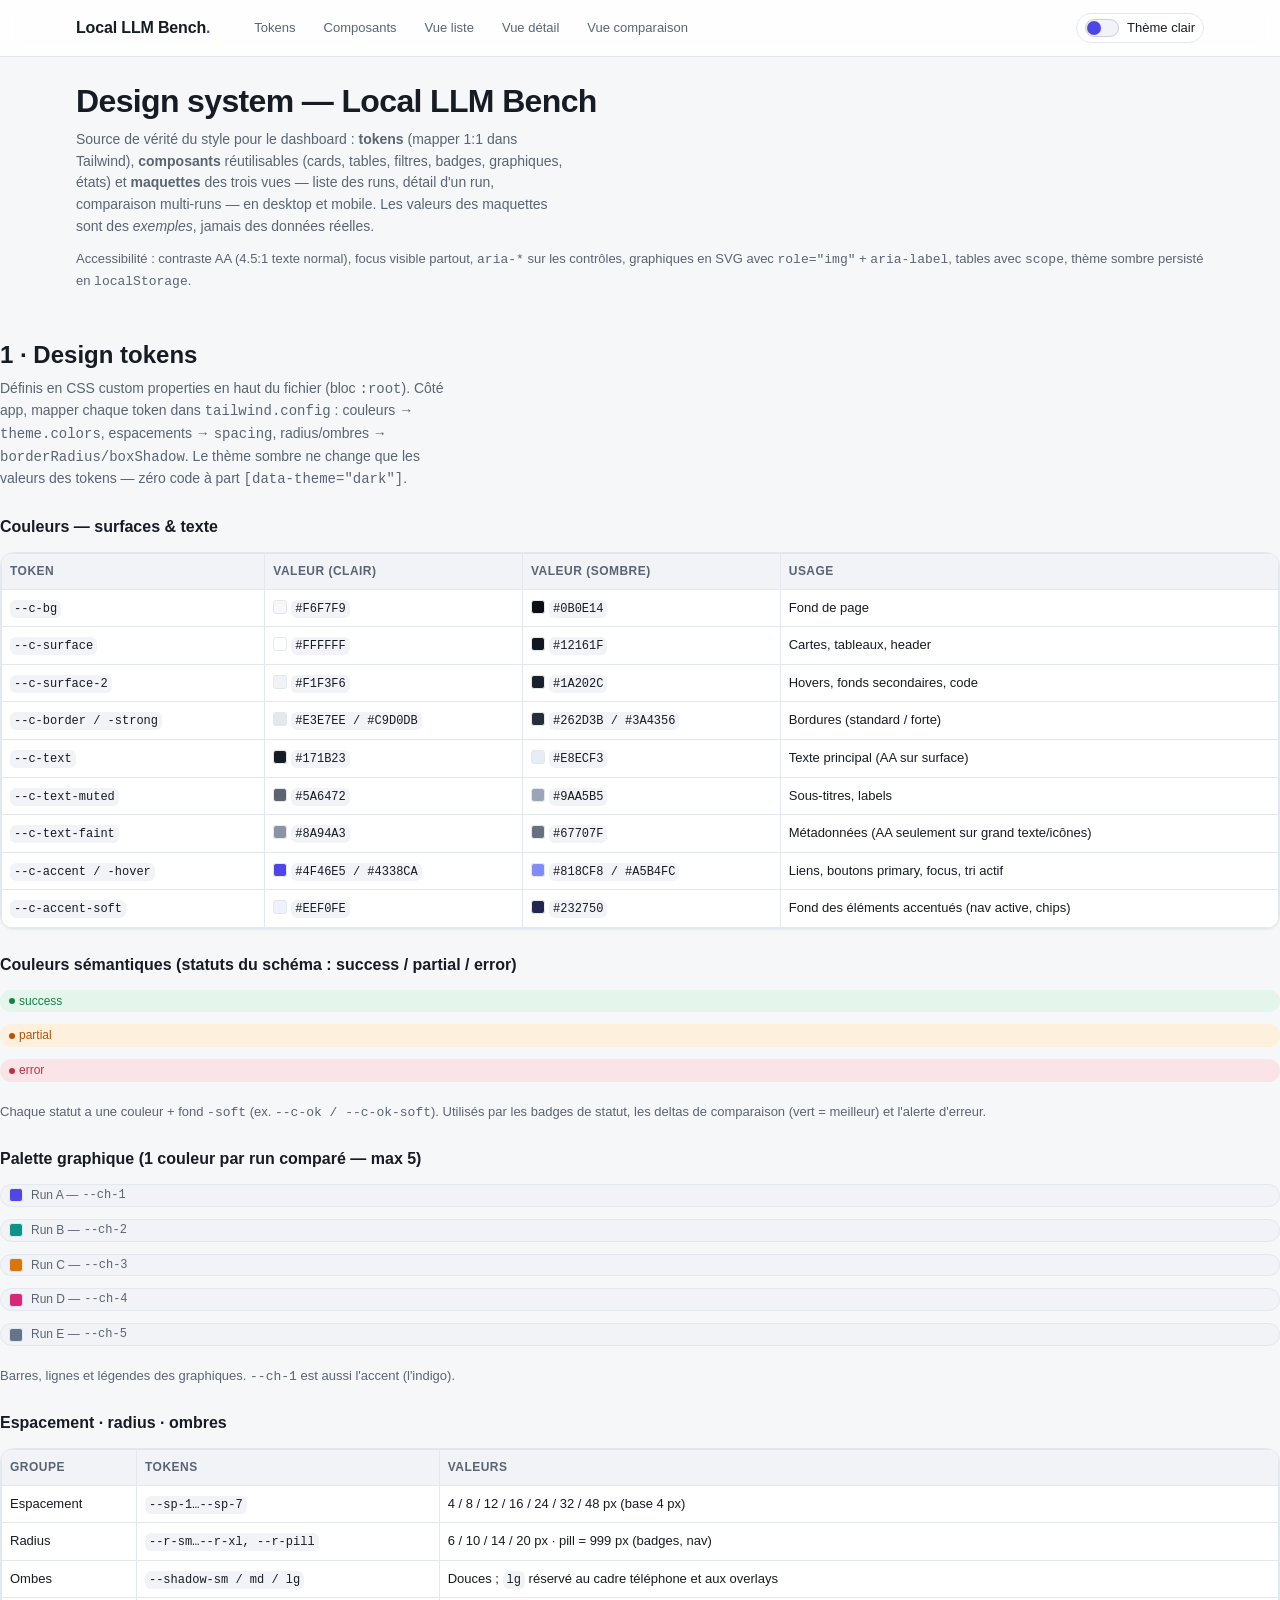
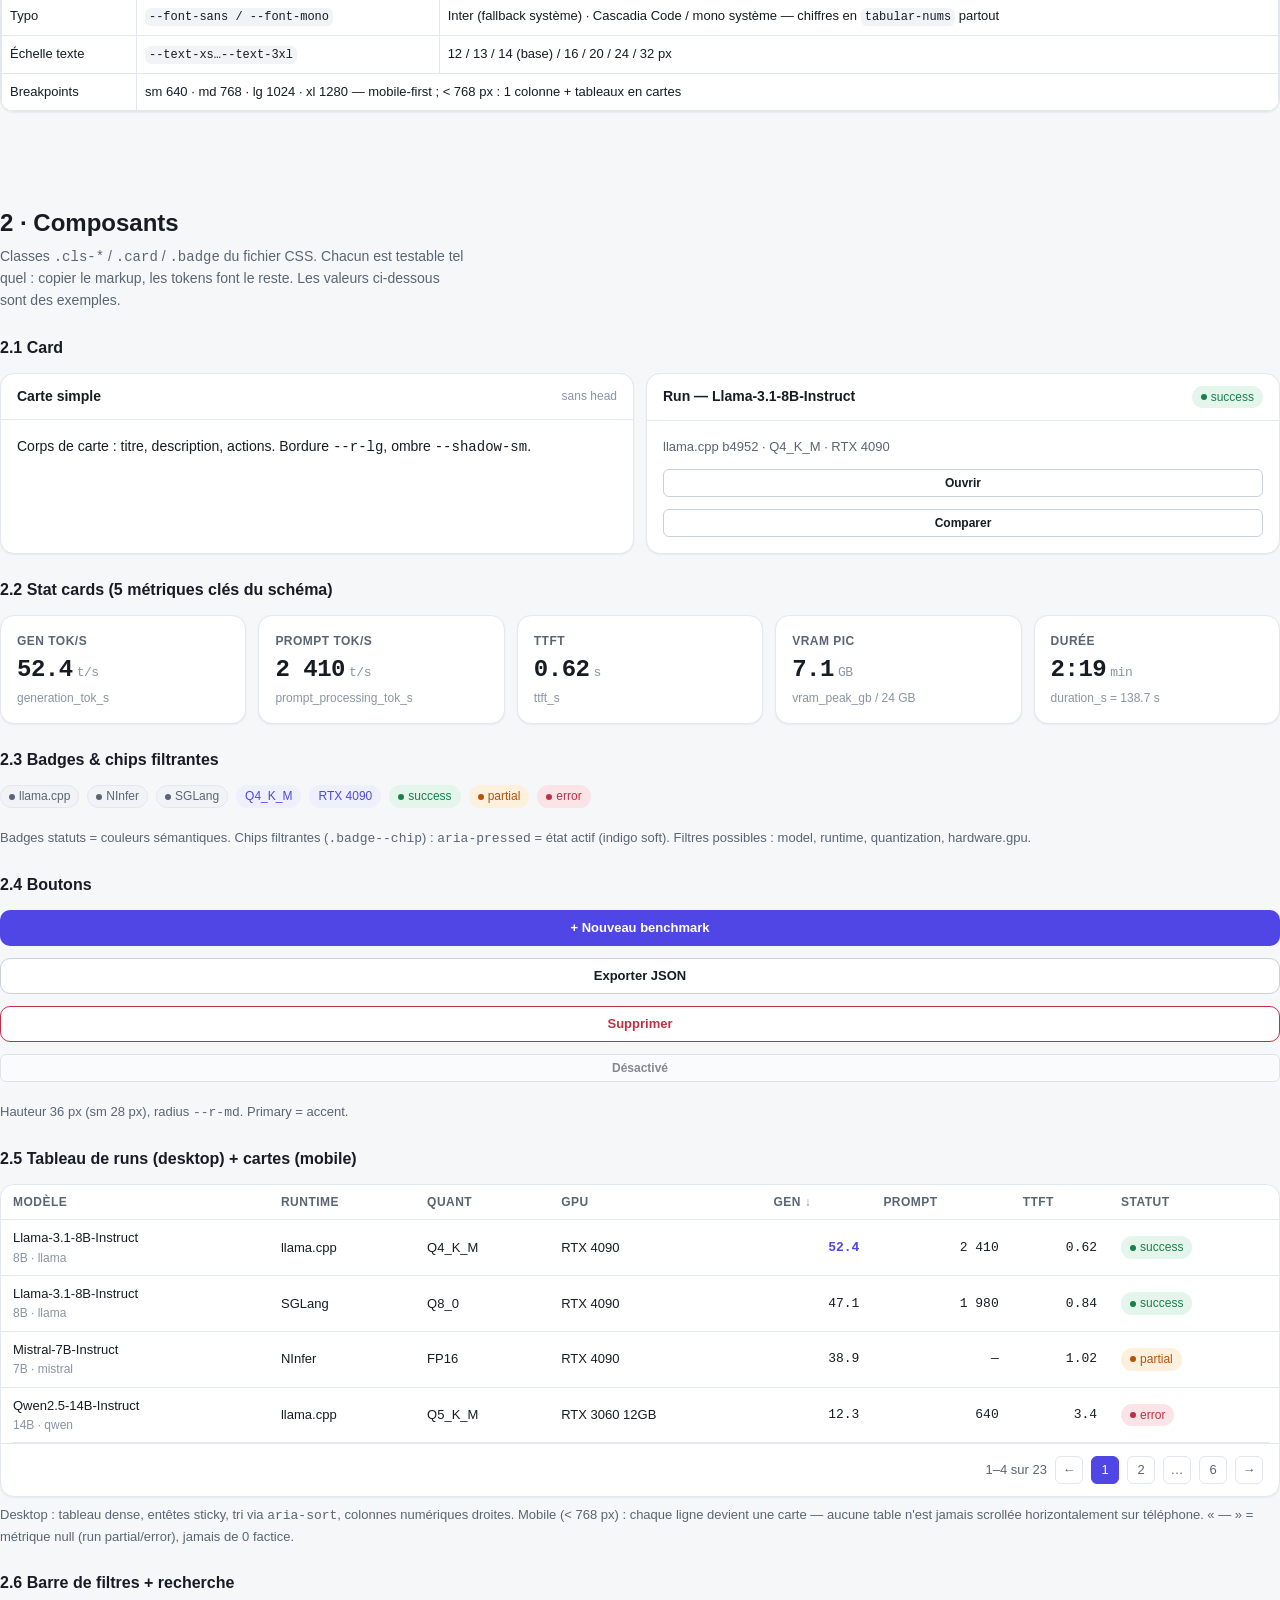
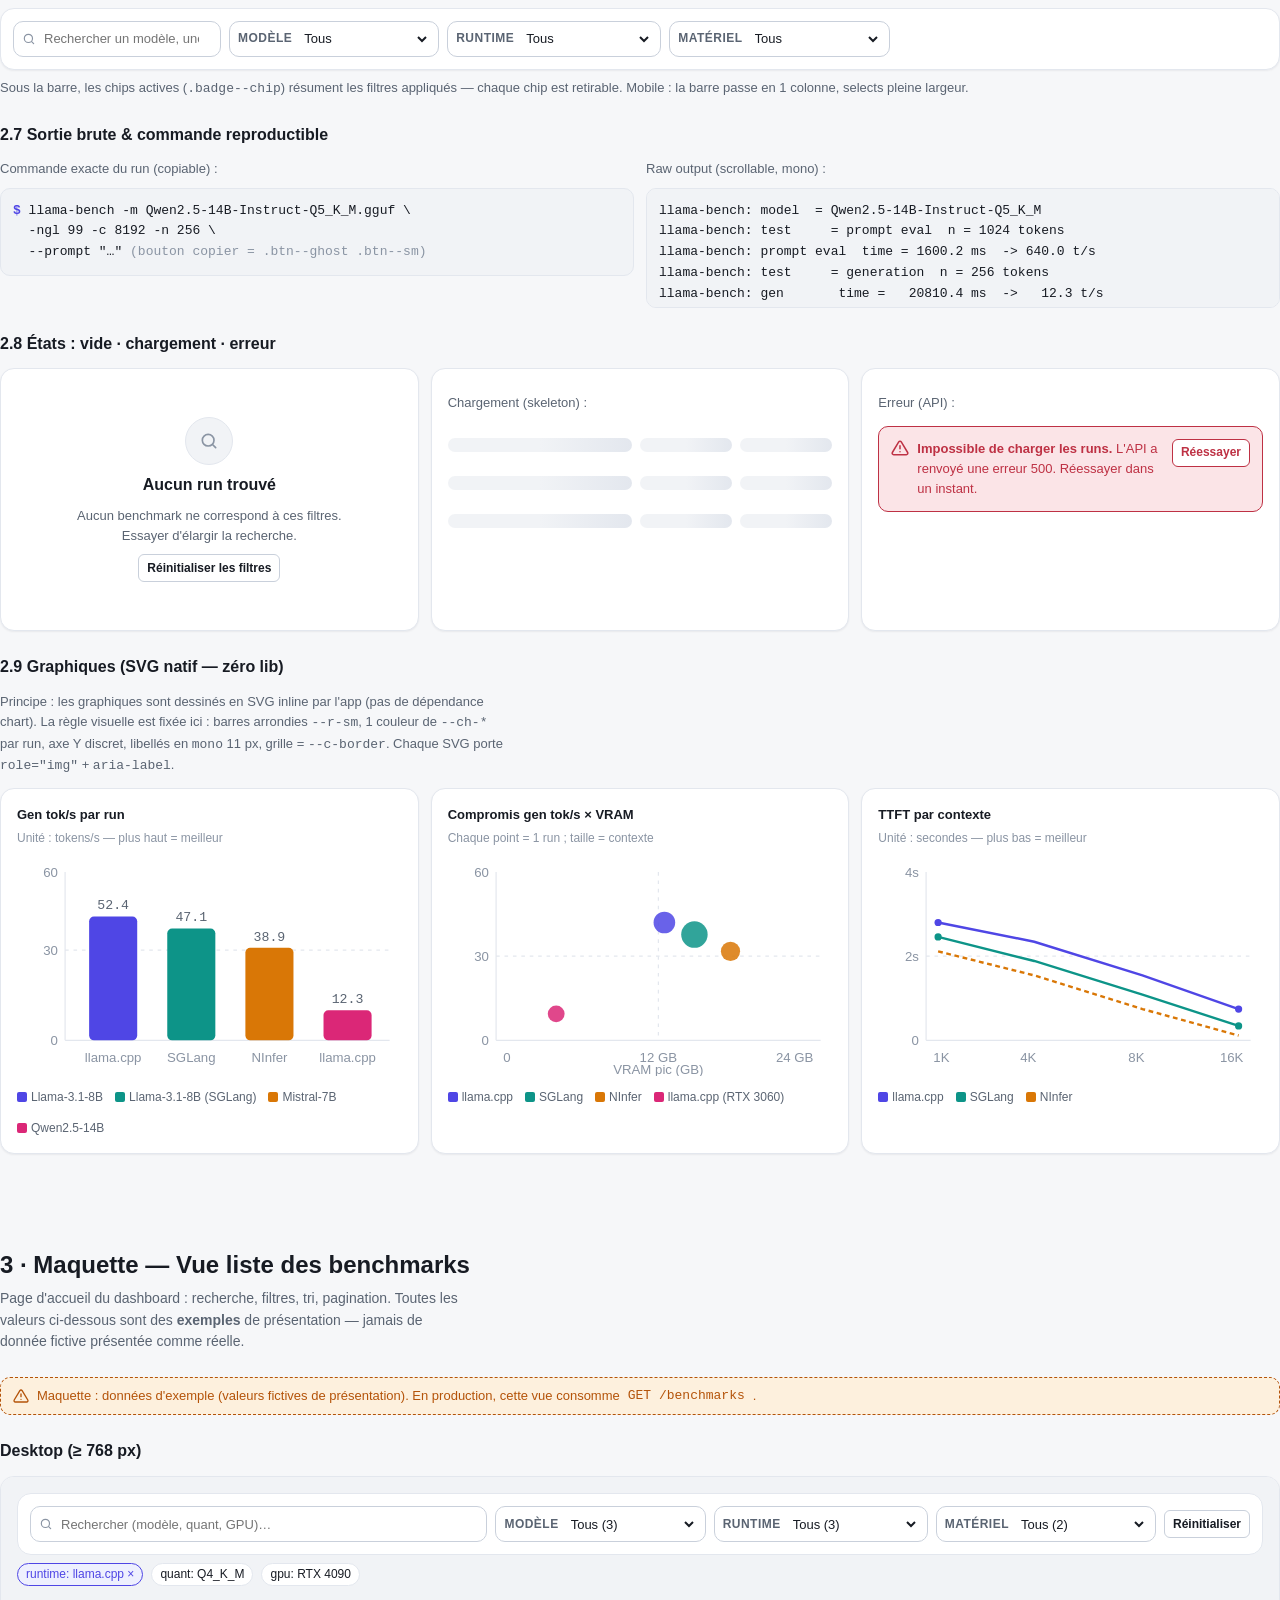
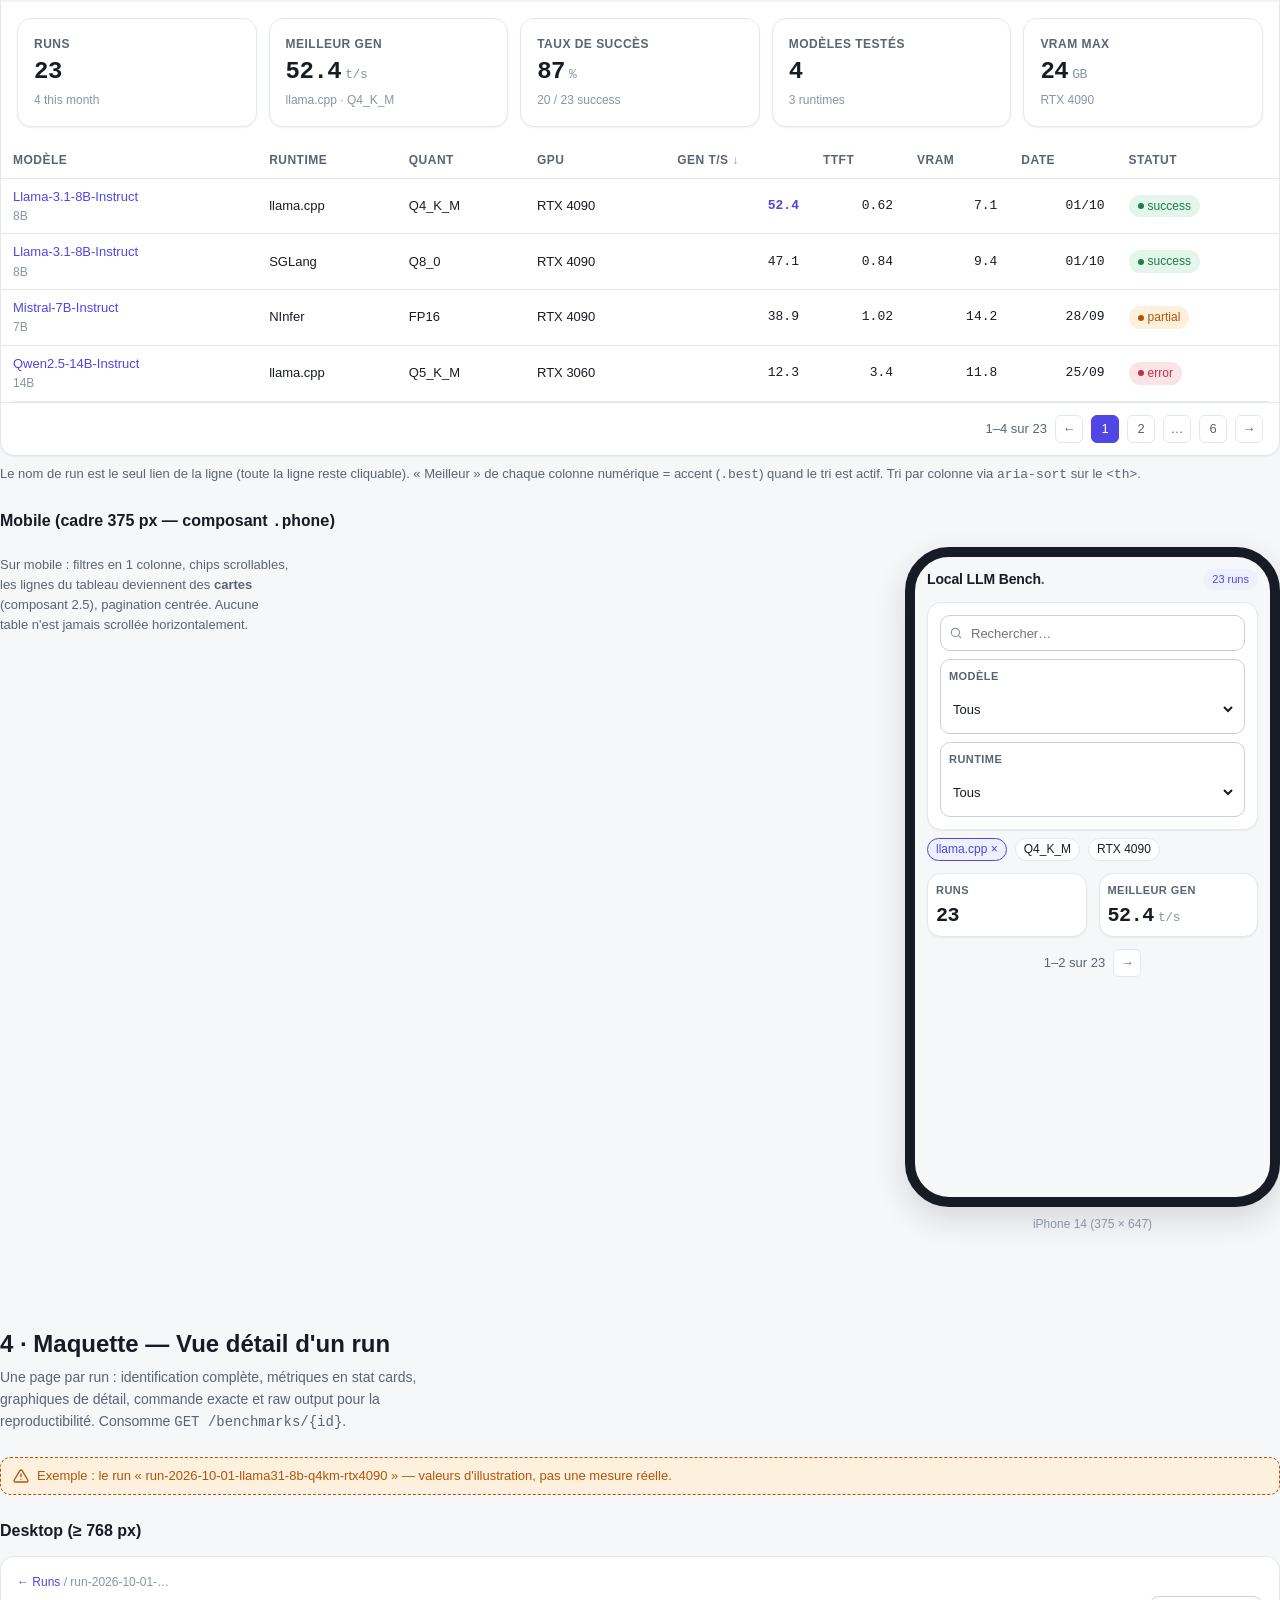
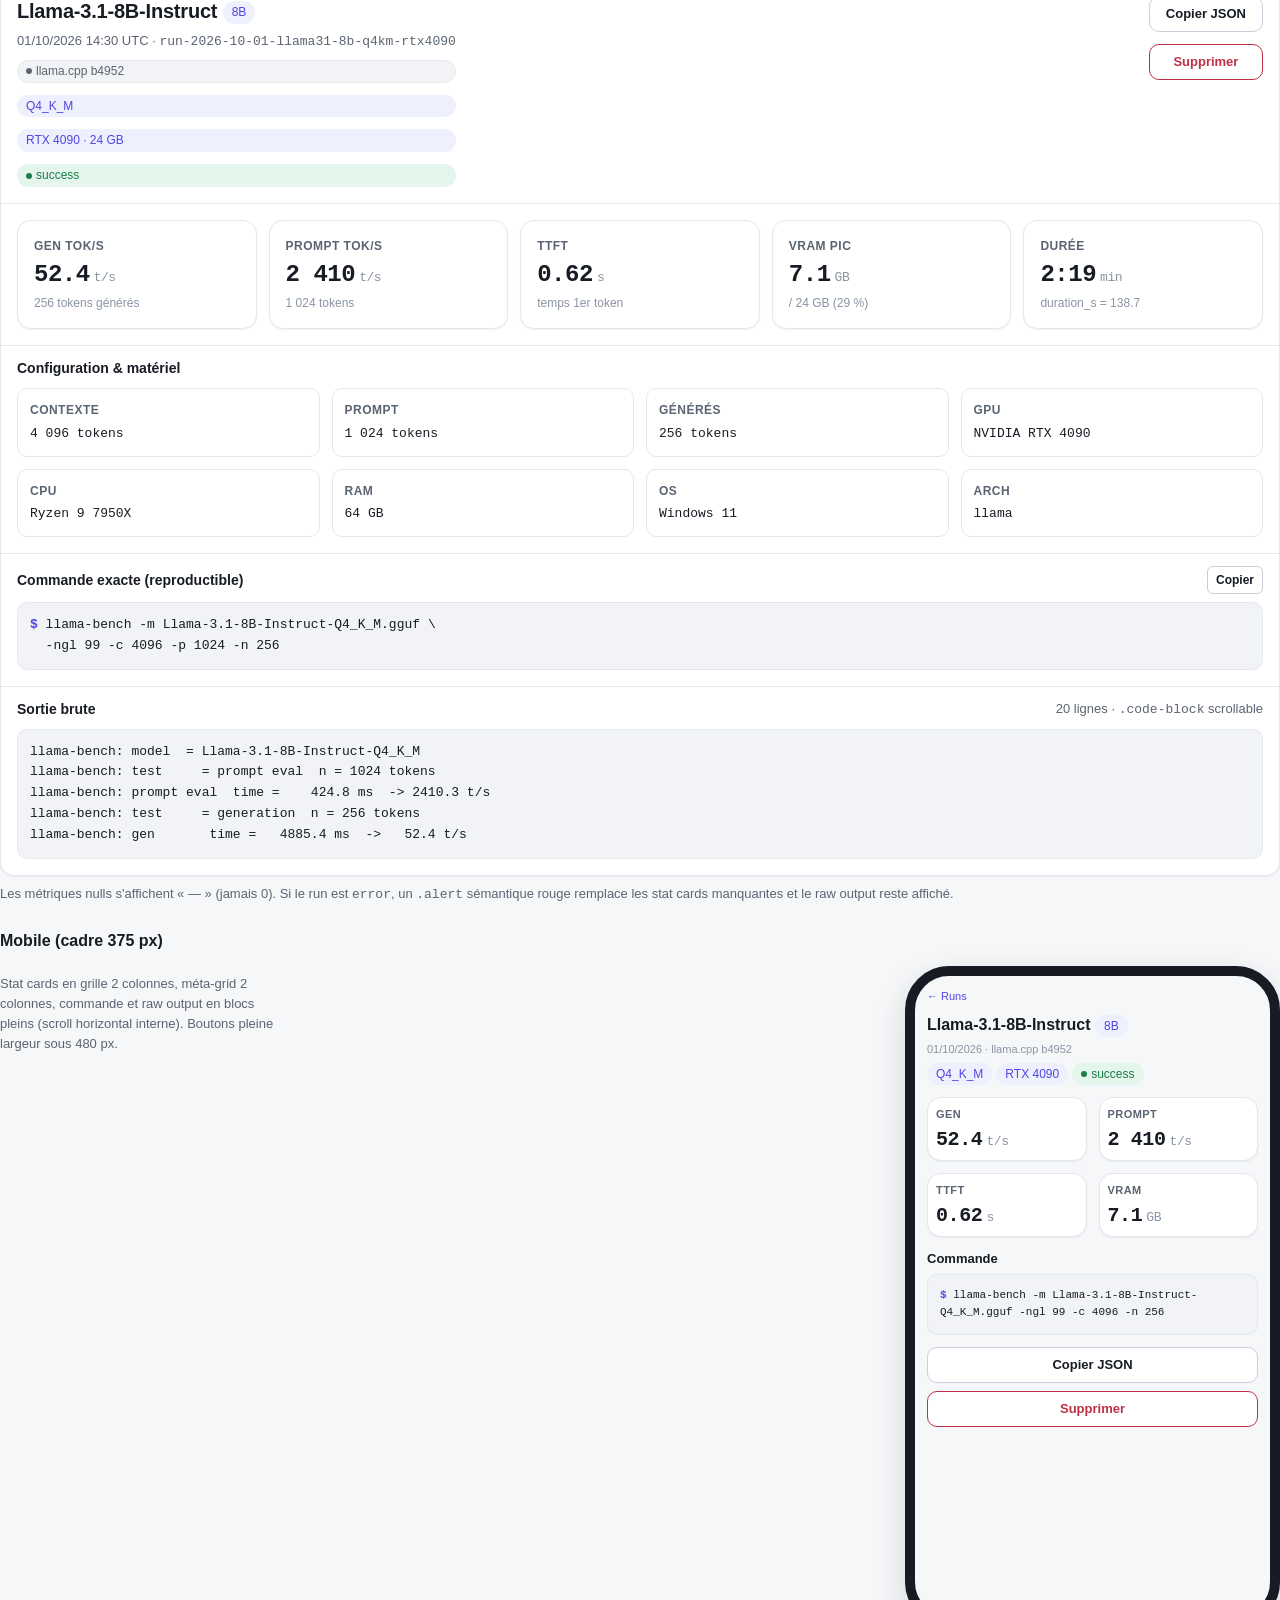
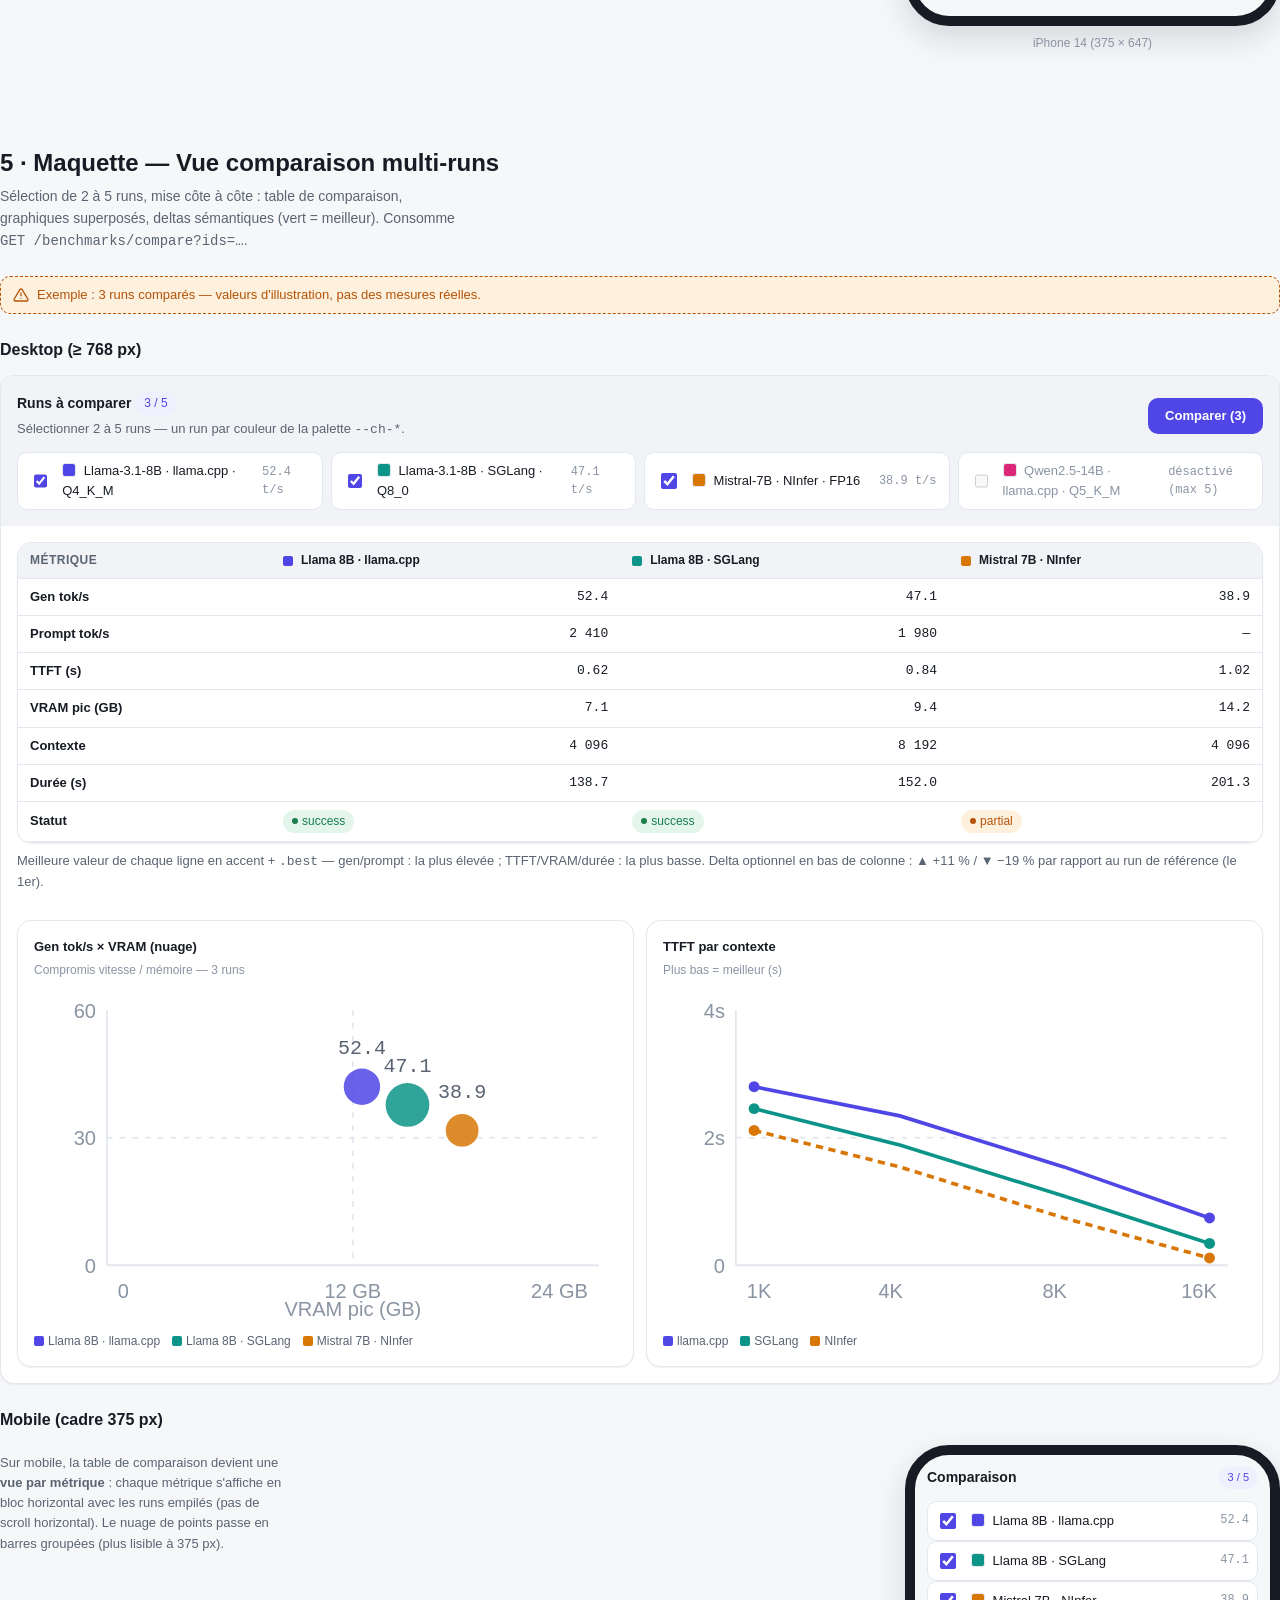
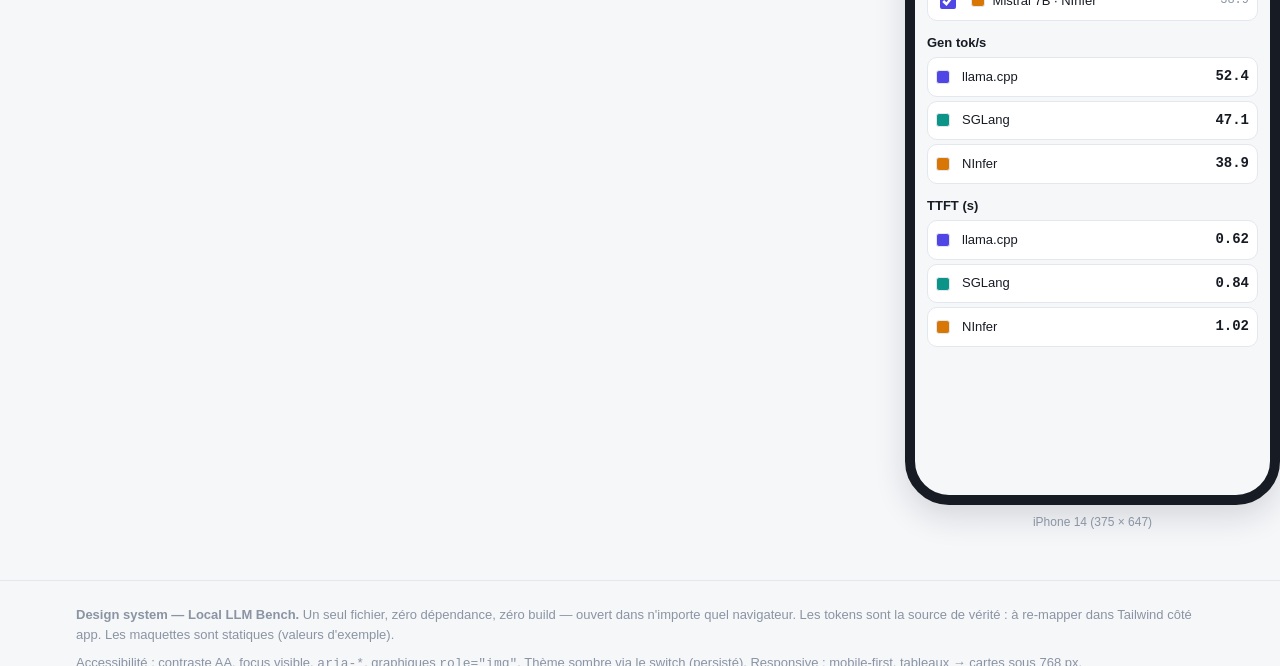
<file: design/design-system.html>
<!DOCTYPE html>
<html lang="fr" data-theme="light">
<head>
<meta charset="UTF-8">
<meta name="viewport" content="width=device-width, initial-scale=1">
<title>Local LLM Bench — Design System</title>
<meta name="description" content="Design system de Local LLM Bench : tokens, composants UI et maquettes des 3 vues (liste, détail, comparaison).">
<style>
/* ============================================================
   LOCAL LLM BENCH — DESIGN SYSTEM
   Fichier de référence pour l'UI (Astro + Tailwind).
   1) Les tokens ci-dessous (CSS custom properties) sont la
      source de vérité : les mapper 1:1 dans tailwind.config
      (colors/spacing/borderRadius/boxShadow/fontFamily).
   2) Les composants sont des classes .cls-* réutilisables.
   3) Les maquettes de vues sont statiques : aucune donnée
      n'est réelle — voir bandeau "exemples".
   Thèmes : light par défaut, dark via [data-theme="dark"].
   ============================================================ */

/* ---------- 1. DESIGN TOKENS ---------- */
:root{
  /* Couleurs — fond / surfaces */
  --c-bg:            #F6F7F9;
  --c-surface:       #FFFFFF;
  --c-surface-2:    #F1F3F6;
  --c-border:       #E3E7EE;
  --c-border-strong:#C9D0DB;

  /* Couleurs — texte */
  --c-text:         #171B23;
  --c-text-muted:   #5A6472;
  --c-text-faint:   #8A94A3;

  /* Accent (identité projet) */
  --c-accent:        #4F46E5;
  --c-accent-hover:  #4338CA;
  --c-accent-soft:   #EEF0FE;
  --c-accent-contrast:#FFFFFF;

  /* Sémantique (statuts schema.json: success / partial / error) */
  --c-ok:    #1A7F4B;  --c-ok-soft:    #E4F5EC;
  --c-warn:  #B45309;  --c-warn-soft:  #FDF0DD;
  --c-err:   #BE3144;  --c-err-soft:   #FBE4E7;

  /* Palette graphique (max 5 séries — 1 couleur par run comparé) */
  --ch-1:#4F46E5; --ch-2:#0D9488; --ch-3:#D97706; --ch-4:#DB2777; --ch-5:#64748B;

  /* Espacement (base 4px) */
  --sp-1:4px; --sp-2:8px; --sp-3:12px; --sp-4:16px; --sp-5:24px; --sp-6:32px; --sp-7:48px;

  /* Radius */
  --r-sm:6px; --r-md:10px; --r-lg:14px; --r-xl:20px; --r-pill:999px;

  /* Ombres (douces, portfolio) */
  --shadow-sm:0 1px 2px rgba(16,24,40,.06);
  --shadow-md:0 4px 12px rgba(16,24,40,.08);
  --shadow-lg:0 12px 32px rgba(16,24,40,.14);

  /* Typo */
  --font-sans:"Inter",-apple-system,"Segoe UI",Roboto,Ubuntu,sans-serif;
  --font-mono:"Cascadia Code",ui-monospace,SFMono-Regular,Menlo,Consolas,monospace;
  --text-xs:12px; --text-sm:13px; --text-base:14px; --text-lg:16px;
  --text-xl:20px; --text-2xl:24px; --text-3xl:32px;
  --leading-tight:1.25; --leading-base:1.55;

  /* Focus (accessibilité) */
  --focus-ring:0 0 0 3px color-mix(in srgb, var(--c-accent) 35%, transparent);

  /* Breakpoints (docs — Tailwind gère côté utilitaires) :
     sm 640 · md 768 · lg 1024 · xl 1280
     Mobile-first : < 768 = layout 1 colonne + tableaux en cartes. */
}
[data-theme="dark"]{
  --c-bg:            #0B0E14;
  --c-surface:       #12161F;
  --c-surface-2:    #1A202C;
  --c-border:       #262D3B;
  --c-border-strong:#3A4356;
  --c-text:          #E8ECF3;
  --c-text-muted:    #9AA5B5;
  --c-text-faint:    #67707F;
  --c-accent:        #818CF8;
  --c-accent-hover:  #A5B4FC;
  --c-accent-soft:   #232750;
  --c-accent-contrast:#0B0E14;
  --c-ok:    #4ADE80;  --c-ok-soft:    #14351F;
  --c-warn:  #FBBF24;  --c-warn-soft:  #3A2E10;
  --c-err:   #F87171;  --c-err-soft:   #3B1519;
  --ch-1:#818CF8; --ch-2:#2DD4BF; --ch-3:#FBBF24; --ch-4:#F472B6; --ch-5:#94A3B8;
  --shadow-sm:0 1px 2px rgba(0,0,0,.4);
  --shadow-md:0 4px 12px rgba(0,0,0,.45);
  --shadow-lg:0 12px 32px rgba(0,0,0,.55);
}
html[data-theme="light"]{color-scheme:light}
html[data-theme="dark"]{color-scheme:dark}

/* ---------- 2. BASE ---------- */
*,*::before,*::after{box-sizing:border-box}
html{-webkit-text-size-adjust:100%}
body{
  margin:0; background:var(--c-bg); color:var(--c-text);
  font:400 var(--text-base)/var(--leading-base) var(--font-sans);
  font-variant-numeric:tabular-nums;
}
h1,h2,h3,h4,p,dl,dd,figure{margin:0}
a{color:var(--c-accent); text-decoration:none}
a:hover{text-decoration:underline}
img,svg{display:block; max-width:100%}
button,input,select{font:inherit; color:inherit}
:focus-visible{outline:none; box-shadow:var(--focus-ring); border-radius:var(--r-sm)}
.sr-only{position:absolute;width:1px;height:1px;padding:0;margin:-1px;overflow:hidden;clip:rect(0,0,0,0);white-space:nowrap;border:0}
.container{max-width:1160px; margin-inline:auto; padding-inline:var(--sp-4)}
.mono{font-family:var(--font-mono)}
.num{font-variant-numeric:tabular-nums}
.section{padding-block:var(--sp-7)}
.section > h2{font-size:var(--text-2xl); line-height:var(--leading-tight); margin-bottom:var(--sp-2)}
.section > .lede{color:var(--c-text-muted); max-width:60ch; margin-bottom:var(--sp-5)}
.h-group{font-size:var(--text-lg); font-weight:600; margin:var(--sp-5) 0 var(--sp-3)}
.demo{display:grid; gap:var(--sp-3)}
.demo-note{font-size:var(--text-sm); color:var(--c-text-muted); margin-top:var(--sp-2)}
/* Bandeau "données d'exemple" (règle projet : jamais de fake présenté comme réel) */
.sample-banner{
  display:flex; gap:var(--sp-2); align-items:center;
  padding:var(--sp-2) var(--sp-3); border:1px dashed var(--c-warn);
  background:var(--c-warn-soft); color:var(--c-warn);
  border-radius:var(--r-md); font-size:var(--text-sm); font-weight:500;
  margin-bottom:var(--sp-4);
}
.sample-banner svg{flex:none}

/* ---------- 3. PAGE SQUELETTE (nav + header app) ---------- */
.app-header{
  position:sticky; top:0; z-index:50;
  background:color-mix(in srgb, var(--c-surface) 88%, transparent);
  backdrop-filter:blur(8px);
  border-bottom:1px solid var(--c-border);
}
.app-header .container{display:flex; align-items:center; gap:var(--sp-4); height:56px}
.brand{font-weight:700; font-size:var(--text-lg); letter-spacing:-.01em}
.brand .brand-dot{color:var(--c-accent)}
.app-nav{display:flex; gap:var(--sp-1); margin-left:var(--sp-4)}
.app-nav a{
  padding:var(--sp-1) var(--sp-3); border-radius:var(--r-pill);
  color:var(--c-text-muted); font-size:var(--text-sm); font-weight:500;
}
.app-nav a:hover{background:var(--c-surface-2); text-decoration:none}
.app-nav a[aria-current="page"]{background:var(--c-accent-soft); color:var(--c-accent)}
.app-header .spacer{flex:1}
@media (max-width:639px){
  .app-nav{display:none}
  .app-header .mobile-nav{display:flex}
}
.mobile-nav{display:none; gap:var(--sp-1); margin-left:auto; margin-right:var(--sp-2)}
.mobile-nav a{padding:var(--sp-1) var(--sp-2); border-radius:var(--r-sm); color:var(--c-text-muted); font-size:var(--text-sm)}
.mobile-nav a[aria-current="page"]{background:var(--c-accent-soft); color:var(--c-accent)}

/* Sélecteur de thème (switch accessible) */
.theme-toggle{
  display:inline-flex; align-items:center; gap:var(--sp-2);
  border:1px solid var(--c-border); background:var(--c-surface);
  border-radius:var(--r-pill); padding:var(--sp-1) var(--sp-2);
  cursor:pointer; font-size:var(--text-sm); font-weight:500;
}
.theme-toggle .track{width:34px;height:18px;border-radius:999px;background:var(--c-surface-2);border:1px solid var(--c-border-strong);position:relative}
.theme-toggle .thumb{position:absolute;top:1px;left:1px;width:14px;height:14px;border-radius:50%;background:var(--c-accent);transition:left .15s}
.theme-toggle[aria-pressed="true"] .thumb{left:17px}

/* ---------- 4. COMPOSANTS ---------- */
/* 4.1 Card */
.card{
  background:var(--c-surface); border:1px solid var(--c-border);
  border-radius:var(--r-lg); box-shadow:var(--shadow-sm);
}
.card-pad{padding:var(--sp-4)}
.card-head{
  display:flex; align-items:center; justify-content:space-between; gap:var(--sp-3);
  padding:var(--sp-3) var(--sp-4); border-bottom:1px solid var(--c-border);
}
.card-head h3,.card-head h4{font-size:var(--text-base); font-weight:600}
.card-head .meta{font-size:var(--text-xs); color:var(--c-text-faint)}
.card-body{padding:var(--sp-4)}

/* 4.2 Stat card (une métrique) */
.stat-card{
  background:var(--c-surface); border:1px solid var(--c-border);
  border-radius:var(--r-lg); box-shadow:var(--shadow-sm);
  padding:var(--sp-4); min-width:0;
}
.stat-card .stat-label{
  font-size:var(--text-xs); font-weight:600; letter-spacing:.04em;
  text-transform:uppercase; color:var(--c-text-muted);
}
.stat-card .stat-value{
  font-family:var(--font-mono); font-size:var(--text-2xl); font-weight:600;
  letter-spacing:-.02em; margin-top:var(--sp-1); line-height:var(--leading-tight);
}
.stat-card .stat-unit{font-size:var(--text-sm); color:var(--c-text-faint); font-weight:500; margin-left:var(--sp-1)}
.stat-card .stat-sub{font-size:var(--text-xs); color:var(--c-text-faint); margin-top:var(--sp-1)}
.stat-grid{display:grid; gap:var(--sp-3); grid-template-columns:repeat(5,1fr)}
@media (max-width:1023px){.stat-grid{grid-template-columns:repeat(2,1fr)}}
@media (max-width:479px){.stat-grid{grid-template-columns:1fr}}

/* 4.3 Badges (statut, runtime, quant, modèle, hardware) */
.badge{
  display:inline-flex; align-items:center; gap:var(--sp-1);
  padding:2px var(--sp-2); border-radius:var(--r-pill);
  font-size:var(--text-xs); font-weight:500; line-height:1.4;
  border:1px solid transparent; white-space:nowrap;
}
.badge .dot{width:6px;height:6px;border-radius:50%;background:currentColor;flex:none}
.badge--neutral{background:var(--c-surface-2); color:var(--c-text-muted); border-color:var(--c-border)}
.badge--accent{background:var(--c-accent-soft); color:var(--c-accent)}
.badge--success{background:var(--c-ok-soft); color:var(--c-ok)}
.badge--partial{background:var(--c-warn-soft); color:var(--c-warn)}
.badge--error{background:var(--c-err-soft); color:var(--c-err)}
.badge--chip{
  background:var(--c-surface); border-color:var(--c-border);
  color:var(--c-text); cursor:pointer;
}
.badge--chip[aria-pressed="true"]{background:var(--c-accent-soft); border-color:var(--c-accent); color:var(--c-accent)}

/* 4.4 Tableau (dense, entête sticky, colonnes numériques) */
.table-wrap{overflow-x:auto; border-radius:var(--r-lg)}
table.cls-table{width:100%; border-collapse:collapse; background:var(--c-surface); font-size:var(--text-sm)}
.cls-table th,.cls-table td{padding:var(--sp-2) var(--sp-3); text-align:left; border-bottom:1px solid var(--c-border); white-space:nowrap}
.cls-table thead th{
  position:sticky; top:0; z-index:1; background:var(--c-surface);
  font-size:var(--text-xs); font-weight:600; text-transform:uppercase;
  letter-spacing:.04em; color:var(--c-text-muted);
}
.cls-table th[aria-sort]::after{content:" ⇅"; color:var(--c-text-faint); font-weight:400}
.cls-table th[aria-sort="ascending"]::after{content:" ↑"}
.cls-table th[aria-sort="descending"]::after{content:" ↓"}
.cls-table tbody tr:hover{background:var(--c-surface-2)}
.cls-table .num{text-align:right; font-family:var(--font-mono); font-size:var(--text-sm)}
.cls-table .sub{display:block; font-size:var(--text-xs); color:var(--c-text-faint)}
.cls-table .best{color:var(--c-accent); font-weight:600}
@media (max-width:767px){
  /* Mobile : le tableau se transforme en pile de cartes (voir .run-cards) */
  .cls-table{display:none}
}
/* Version mobile du tableau : cartes */
.run-cards{display:none}
.run-cards .run-card{
  background:var(--c-surface); border:1px solid var(--c-border);
  border-radius:var(--r-lg); padding:var(--sp-3); margin-bottom:var(--sp-2);
  box-shadow:var(--shadow-sm);
}
.run-cards .run-title{font-weight:600}
.run-cards .kv{display:flex; justify-content:space-between; gap:var(--sp-2); font-size:var(--text-sm); padding-block:2px}
.run-cards .kv dt{color:var(--c-text-muted)}
.run-cards .kv dd{margin:0; font-family:var(--font-mono); font-weight:500}
@media (max-width:767px){.run-cards{display:block}}

/* 4.5 Filtres (barre) */
.filter-bar{
  display:flex; flex-wrap:wrap; gap:var(--sp-2); align-items:center;
  background:var(--c-surface); border:1px solid var(--c-border);
  border-radius:var(--r-lg); box-shadow:var(--shadow-sm); padding:var(--sp-3);
}
.filter-bar .search{flex:1 1 200px; display:flex}
.cls-field{
  display:flex; align-items:center; gap:var(--sp-2);
  background:var(--c-surface); border:1px solid var(--c-border-strong);
  border-radius:var(--r-md); padding:0 var(--sp-2); height:36px; min-width:0;
}
.cls-field:focus-within{box-shadow:var(--focus-ring); border-color:var(--c-accent)}
.cls-field svg{color:var(--c-text-faint); flex:none}
.cls-field input,.cls-field select{
  border:0; background:none; padding:0; height:100%; min-width:0; width:100%;
  color:var(--c-text); font-size:var(--text-sm);
}
.cls-field select{width:auto; min-width:130px; cursor:pointer}
.cls-field input:focus,.cls-field select:focus{outline:none}
.cls-field label{font-size:var(--text-xs); font-weight:600; color:var(--c-text-muted); text-transform:uppercase; letter-spacing:.04em; flex:none}
@media (max-width:767px){
  .filter-bar{flex-direction:column; align-items:stretch}
  .cls-field select{flex:1}
}
.chip-row{display:flex; flex-wrap:wrap; gap:var(--sp-2)}

/* 4.6 Boutons */
.btn{
  display:inline-flex; align-items:center; justify-content:center; gap:var(--sp-2);
  height:36px; padding-inline:var(--sp-4); border-radius:var(--r-md);
  font-size:var(--text-sm); font-weight:600; cursor:pointer;
  border:1px solid transparent; transition:background .12s, border-color .12s;
  text-decoration:none;
}
.btn:hover{text-decoration:none}
.btn--primary{background:var(--c-accent); color:var(--c-accent-contrast)}
.btn--primary:hover{background:var(--c-accent-hover)}
.btn--ghost{background:var(--c-surface); border-color:var(--c-border-strong); color:var(--c-text)}
.btn--ghost:hover{background:var(--c-surface-2)}
.btn--danger{background:var(--c-surface); border-color:var(--c-err); color:var(--c-err)}
.btn--danger:hover{background:var(--c-err-soft)}
.btn--sm{height:28px; padding-inline:var(--sp-2); font-size:var(--text-xs); border-radius:var(--r-sm)}
.btn:disabled{opacity:.5; cursor:not-allowed}

/* 4.7 Code / sortie brute / commande */
.code-block{
  background:var(--c-surface-2); border:1px solid var(--c-border);
  border-radius:var(--r-md); padding:var(--sp-3);
  font-family:var(--font-mono); font-size:var(--text-sm); line-height:1.6;
  overflow-x:auto; white-space:pre;
}
.code-block .cmd{color:var(--c-accent); font-weight:600}
.kbd{
  display:inline-block; padding:1px var(--sp-2); border-radius:var(--r-sm);
  border:1px solid var(--c-border-strong); border-bottom-width:2px;
  background:var(--c-surface-2); font-family:var(--font-mono);
  font-size:var(--text-xs); color:var(--c-text-muted);
}

/* 4.8 États : vide / chargement / erreur */
.empty-state{
  display:flex; flex-direction:column; align-items:center; text-align:center;
  gap:var(--sp-2); padding:var(--sp-7) var(--sp-4);
  color:var(--c-text-muted);
}
.empty-state .empty-icon{
  width:48px;height:48px;border-radius:var(--r-pill);
  display:grid;place-items:center;
  background:var(--c-surface-2); border:1px solid var(--c-border);
  color:var(--c-text-faint);
}
.empty-state h3{font-size:var(--text-lg); font-weight:600; color:var(--c-text)}
.empty-state p{max-width:40ch; font-size:var(--text-sm)}
.skeleton{
  border-radius:var(--r-md);
  background:linear-gradient(90deg, var(--c-surface-2) 25%, var(--c-border) 50%, var(--c-surface-2) 75%);
  background-size:200% 100%; animation:shimmer 1.4s infinite;
}
@keyframes shimmer{to{background-position:-200% 0}}
.skeleton-row{display:flex; gap:var(--sp-2); padding:var(--sp-3) 0}
.skeleton-row .skeleton{height:14px}
.alert{
  display:flex; gap:var(--sp-2); align-items:flex-start;
  border:1px solid var(--c-err); background:var(--c-err-soft); color:var(--c-err);
  border-radius:var(--r-md); padding:var(--sp-3); font-size:var(--text-sm);
}
.alert svg{flex:none}

/* 4.9 Graphiques (SVG natif, sans lib) */
.chart{background:var(--c-surface); border:1px solid var(--c-border); border-radius:var(--r-lg); box-shadow:var(--shadow-sm); padding:var(--sp-4)}
.chart h4{font-size:var(--text-sm); font-weight:600; margin-bottom:var(--sp-1)}
.chart .chart-sub{font-size:var(--text-xs); color:var(--c-text-faint); margin-bottom:var(--sp-3)}
.chart svg{width:100%; height:auto}
.chart .grid-line{stroke:var(--c-border); stroke-width:1}
.chart .axis-label{fill:var(--c-text-faint); font-size:11px; font-family:var(--font-sans)}
.chart .bar-label{fill:var(--c-text-muted); font-size:11px; font-family:var(--font-mono)}
.chart .legend{display:flex; flex-wrap:wrap; gap:var(--sp-3); margin-top:var(--sp-3)}
.chart .legend span{display:inline-flex; align-items:center; gap:var(--sp-1); font-size:var(--text-xs); color:var(--c-text-muted)}
.chart .legend i{width:10px;height:10px;border-radius:2px;display:inline-block}

/* 4.10 Sélecteurs de runs (vue comparaison) */
.select-list{display:grid; gap:var(--sp-2)}
.select-item{
  display:flex; align-items:center; gap:var(--sp-3);
  border:1px solid var(--c-border); background:var(--c-surface);
  border-radius:var(--r-md); padding:var(--sp-2) var(--sp-3); cursor:pointer;
  font-size:var(--text-sm);
}
.select-item:hover{border-color:var(--c-border-strong)}
.select-item input{accent-color:var(--c-accent); width:16px; height:16px}
.select-item .sel-sub{margin-left:auto; color:var(--c-text-faint); font-size:var(--text-xs); font-family:var(--font-mono)}

/* 4.11 Pagination */
.pager{display:flex; align-items:center; gap:var(--sp-2); justify-content:flex-end; padding:var(--sp-3) var(--sp-4); border-top:1px solid var(--c-border); font-size:var(--text-sm); color:var(--c-text-muted)}
.pager .page-btn{
  min-width:28px; height:28px; display:inline-grid; place-items:center;
  border:1px solid var(--c-border); border-radius:var(--r-sm);
  background:var(--c-surface); font-size:var(--text-sm); cursor:pointer; padding-inline:var(--sp-1);
}
.pager .page-btn[aria-current="true"]{background:var(--c-accent); color:var(--c-accent-contrast); border-color:var(--c-accent)}

/* 4.12 Cadre téléphone (maquette mobile) */
.phone{
  width:375px; max-width:100%; margin-inline:auto;
  border:10px solid var(--c-text); border-radius:44px;
  background:var(--c-bg); overflow:hidden; box-shadow:var(--shadow-lg);
}
.phone .phone-screen{height:640px; overflow-y:auto; scrollbar-width:none}
.phone .phone-screen::-webkit-scrollbar{display:none}
.phone-frame-wrap{display:grid; grid-template-columns:1fr auto; gap:var(--sp-5); align-items:start}
@media (max-width:767px){.phone-frame-wrap{grid-template-columns:1fr}}
.phone-caption{text-align:center; font-size:var(--text-xs); color:var(--c-text-faint); margin-top:var(--sp-2)}

/* 4.13 Vue détail : grille meta */
.meta-grid{display:grid; gap:var(--sp-3); grid-template-columns:repeat(4,1fr)}
.meta-grid .meta-item{background:var(--c-surface); border:1px solid var(--c-border); border-radius:var(--r-md); padding:var(--sp-3)}
.meta-item dt{font-size:var(--text-xs); color:var(--c-text-muted); font-weight:600; text-transform:uppercase; letter-spacing:.04em}
.meta-item dd{margin:var(--sp-1) 0 0; font-family:var(--font-mono); font-size:var(--text-sm); font-weight:500}
@media (max-width:767px){.meta-grid{grid-template-columns:repeat(2,1fr)}}

/* 4.14 Table de comparaison (colonnes = runs) */
table.cmp-table{width:100%; border-collapse:collapse; background:var(--c-surface); font-size:var(--text-sm)}
.cmp-table th,.cmp-table td{padding:var(--sp-2) var(--sp-3); border-bottom:1px solid var(--c-border); text-align:left}
.cmp-table thead th{background:var(--c-surface-2); font-size:var(--text-xs); text-transform:uppercase; letter-spacing:.04em; color:var(--c-text-muted)}
.cmp-table thead th .run-head{display:flex; align-items:center; gap:var(--sp-2); font-family:var(--font-sans); text-transform:none; letter-spacing:0; color:var(--c-text)}
.cmp-table thead th .run-head i{width:10px;height:10px;border-radius:2px;flex:none}
.cmp-table td.num,.cmp-table th.num{text-align:right; font-family:var(--font-mono)}
.cmp-table .delta{font-size:var(--text-xs); font-family:var(--font-mono)}
.cmp-table .delta.up{color:var(--c-ok)} .cmp-table .delta.down{color:var(--c-err)}
.cmp-wrap{overflow-x:auto; border:1px solid var(--c-border); border-radius:var(--r-lg); background:var(--c-surface); box-shadow:var(--shadow-sm)}
.cmp-wrap table{min-width:640px}

/* 5. DOCS (page spec elle-même) */
.token-table{width:100%; border-collapse:collapse; font-size:var(--text-sm)}
.token-table th,.token-table td{padding:var(--sp-2); border:1px solid var(--c-border); text-align:left; vertical-align:top}
.token-table th{background:var(--c-surface-2); font-size:var(--text-xs); text-transform:uppercase; letter-spacing:.04em; color:var(--c-text-muted)}
.token-table code{font-family:var(--font-mono); font-size:var(--text-xs); background:var(--c-surface-2); padding:2px var(--sp-1); border-radius:var(--r-sm); white-space:nowrap}
.swatch{display:inline-block; width:14px; height:14px; border-radius:3px; vertical-align:-2px; margin-right:var(--sp-1); border:1px solid var(--c-border)}
footer.spec-footer{border-top:1px solid var(--c-border); padding:var(--sp-5) 0; color:var(--c-text-faint); font-size:var(--text-sm)}
</style>
</head>
<body>
<header class="app-header">
  <div class="container">
    <span class="brand">Local LLM Bench<span class="brand-dot">.</span></span>
    <nav class="app-nav" aria-label="Sections du design system">
      <a href="#tokens">Tokens</a>
      <a href="#composants">Composants</a>
      <a href="#vue-liste">Vue liste</a>
      <a href="#vue-detail">Vue détail</a>
      <a href="#vue-compare">Vue comparaison</a>
    </nav>
    <span class="spacer"></span>
    <nav class="mobile-nav" aria-label="Sections (mobile)">
      <a href="#tokens">Tokens</a>
      <a href="#composants">Composants</a>
    </nav>
    <button class="theme-toggle" id="themeToggle" type="button" aria-pressed="false" aria-label="Basculer le thème sombre">
      <span class="track"><span class="thumb"></span></span>
      <span id="themeLabel">Thème clair</span>
    </button>
  </div>
</header>

<div class="container" style="padding-top:var(--sp-5)">
  <h1 style="font-size:var(--text-3xl); line-height:var(--leading-tight); letter-spacing:-.02em">Design system — Local LLM Bench</h1>
  <p class="lede" style="color:var(--c-text-muted); max-width:64ch; margin-top:var(--sp-2)">
    Source de vérité du style pour le dashboard : <strong>tokens</strong> (mapper 1:1 dans Tailwind),
    <strong>composants</strong> réutilisables (cards, tables, filtres, badges, graphiques, états) et
    <strong>maquettes</strong> des trois vues — liste des runs, détail d'un run, comparaison multi-runs —
    en desktop et mobile. Les valeurs des maquettes sont des <em>exemples</em>, jamais des données réelles.
  </p>
  <p style="font-size:var(--text-sm); color:var(--c-text-muted); margin-top:var(--sp-3)">
    Accessibilité : contraste AA (4.5:1 texte normal), focus visible partout, <code class="mono">aria-*</code> sur les contrôles,
    graphiques en SVG avec <code class="mono">role="img"</code> + <code class="mono">aria-label</code>,
    tables avec <code class="mono">scope</code>, thème sombre persisté en <code class="mono">localStorage</code>.
  </p>
</div>
<section class="section" id="tokens" style="scroll-margin-top:72px">
  <h2>1 · Design tokens</h2>
  <p class="lede">Définis en CSS custom properties en haut du fichier (bloc <code class="mono">:root</code>).
  Côté app, mapper chaque token dans <code class="mono">tailwind.config</code> : couleurs → <code class="mono">theme.colors</code>,
  espacements → <code class="mono">spacing</code>, radius/ombres → <code class="mono">borderRadius/boxShadow</code>.
  Le thème sombre ne change que les valeurs des tokens — zéro code à part <code class="mono">[data-theme="dark"]</code>.</p>

  <h3 class="h-group">Couleurs — surfaces &amp; texte</h3>
  <div class="card" style="overflow:hidden">
    <table class="token-table">
      <thead><tr><th>Token</th><th>Valeur (clair)</th><th>Valeur (sombre)</th><th>Usage</th></tr></thead>
      <tbody>
        <tr><td><code>--c-bg</code></td><td><span class="swatch" style="background:#F6F7F9"></span><code>#F6F7F9</code></td><td><span class="swatch" style="background:#0B0E14"></span><code>#0B0E14</code></td><td>Fond de page</td></tr>
        <tr><td><code>--c-surface</code></td><td><span class="swatch" style="background:#FFFFFF"></span><code>#FFFFFF</code></td><td><span class="swatch" style="background:#12161F"></span><code>#12161F</code></td><td>Cartes, tableaux, header</td></tr>
        <tr><td><code>--c-surface-2</code></td><td><span class="swatch" style="background:#F1F3F6"></span><code>#F1F3F6</code></td><td><span class="swatch" style="background:#1A202C"></span><code>#1A202C</code></td><td>Hovers, fonds secondaires, code</td></tr>
        <tr><td><code>--c-border / -strong</code></td><td><span class="swatch" style="background:#E3E7EE"></span><code>#E3E7EE / #C9D0DB</code></td><td><span class="swatch" style="background:#262D3B"></span><code>#262D3B / #3A4356</code></td><td>Bordures (standard / forte)</td></tr>
        <tr><td><code>--c-text</code></td><td><span class="swatch" style="background:#171B23"></span><code>#171B23</code></td><td><span class="swatch" style="background:#E8ECF3"></span><code>#E8ECF3</code></td><td>Texte principal (AA sur surface)</td></tr>
        <tr><td><code>--c-text-muted</code></td><td><span class="swatch" style="background:#5A6472"></span><code>#5A6472</code></td><td><span class="swatch" style="background:#9AA5B5"></span><code>#9AA5B5</code></td><td>Sous-titres, labels</td></tr>
        <tr><td><code>--c-text-faint</code></td><td><span class="swatch" style="background:#8A94A3"></span><code>#8A94A3</code></td><td><span class="swatch" style="background:#67707F"></span><code>#67707F</code></td><td>Métadonnées (AA seulement sur grand texte/icônes)</td></tr>
        <tr><td><code>--c-accent / -hover</code></td><td><span class="swatch" style="background:#4F46E5"></span><code>#4F46E5 / #4338CA</code></td><td><span class="swatch" style="background:#818CF8"></span><code>#818CF8 / #A5B4FC</code></td><td>Liens, boutons primary, focus, tri actif</td></tr>
        <tr><td><code>--c-accent-soft</code></td><td><span class="swatch" style="background:#EEF0FE"></span><code>#EEF0FE</code></td><td><span class="swatch" style="background:#232750"></span><code>#232750</code></td><td>Fond des éléments accentués (nav active, chips)</td></tr>
      </tbody>
    </table>
  </div>

  <h3 class="h-group">Couleurs sémantiques (statuts du schéma : success / partial / error)</h3>
  <div class="demo">
    <span class="badge badge--success"><span class="dot"></span>success</span>
    <span class="badge badge--partial"><span class="dot"></span>partial</span>
    <span class="badge badge--error"><span class="dot"></span>error</span>
    <span class="demo-note">Chaque statut a une couleur + fond <code class="mono">-soft</code> (ex. <code class="mono">--c-ok / --c-ok-soft</code>).
    Utilisés par les badges de statut, les deltas de comparaison (vert = meilleur) et l'alerte d'erreur.</span>
  </div>

  <h3 class="h-group">Palette graphique (1 couleur par run comparé — max 5)</h3>
  <div class="demo" style="align-items:center">
    <span class="badge badge--neutral"><i class="swatch" style="background:var(--ch-1)"></i>Run A — <code class="mono">--ch-1</code></span>
    <span class="badge badge--neutral"><i class="swatch" style="background:var(--ch-2)"></i>Run B — <code class="mono">--ch-2</code></span>
    <span class="badge badge--neutral"><i class="swatch" style="background:var(--ch-3)"></i>Run C — <code class="mono">--ch-3</code></span>
    <span class="badge badge--neutral"><i class="swatch" style="background:var(--ch-4)"></i>Run D — <code class="mono">--ch-4</code></span>
    <span class="badge badge--neutral"><i class="swatch" style="background:var(--ch-5)"></i>Run E — <code class="mono">--ch-5</code></span>
    <span class="demo-note">Barres, lignes et légendes des graphiques. <code class="mono">--ch-1</code> est aussi l'accent (l'indigo).</span>
  </div>

  <h3 class="h-group">Espacement · radius · ombres</h3>
  <div class="card" style="overflow:hidden">
    <table class="token-table">
      <thead><tr><th>Groupe</th><th>Tokens</th><th>Valeurs</th></tr></thead>
      <tbody>
        <tr><td>Espacement</td><td><code>--sp-1…--sp-7</code></td><td>4 / 8 / 12 / 16 / 24 / 32 / 48 px (base 4 px)</td></tr>
        <tr><td>Radius</td><td><code>--r-sm…--r-xl, --r-pill</code></td><td>6 / 10 / 14 / 20 px · pill = 999 px (badges, nav)</td></tr>
        <tr><td>Ombes</td><td><code>--shadow-sm / md / lg</code></td><td>Douces ; <code class="mono">lg</code> réservé au cadre téléphone et aux overlays</td></tr>
        <tr><td>Typo</td><td><code>--font-sans / --font-mono</code></td><td>Inter (fallback système) · Cascadia Code / mono système — chiffres en <code class="mono">tabular-nums</code> partout</td></tr>
        <tr><td>Échelle texte</td><td><code>--text-xs…--text-3xl</code></td><td>12 / 13 / 14 (base) / 16 / 20 / 24 / 32 px</td></tr>
        <tr><td>Breakpoints</td><td colspan="2">sm 640 · md 768 · lg 1024 · xl 1280 — mobile-first ; &lt; 768 px : 1 colonne + tableaux en cartes</td></tr>
      </tbody>
    </table>
  </div>
</section>
<section class="section" id="composants" style="scroll-margin-top:72px">
  <h2>2 · Composants</h2>
  <p class="lede">Classes <code class="mono">.cls-*</code> / <code class="mono">.card</code> / <code class="mono">.badge</code> du fichier CSS.
  Chacun est testable tel quel : copier le markup, les tokens font le reste. Les valeurs ci-dessous sont des exemples.</p>

  <h3 class="h-group">2.1 Card</h3>
  <div class="demo" style="grid-template-columns:repeat(auto-fit,minmax(240px,1fr))">
    <div class="card">
      <div class="card-head"><h3>Carte simple</h3><span class="meta">sans head</span></div>
      <div class="card-body">Corps de carte : titre, description, actions. Bordure <code class="mono">--r-lg</code>, ombre <code class="mono">--shadow-sm</code>.</div>
    </div>
    <div class="card">
      <div class="card-head">
        <h3>Run — Llama-3.1-8B-Instruct</h3>
        <span class="badge badge--success"><span class="dot"></span>success</span>
      </div>
      <div class="card-body" style="font-size:var(--text-sm); color:var(--c-text-muted)">
        llama.cpp b4952 · Q4_K_M · RTX 4090
        <div class="demo" style="margin-top:var(--sp-3)">
          <button class="btn btn--ghost btn--sm" type="button">Ouvrir</button>
          <button class="btn btn--ghost btn--sm" type="button">Comparer</button>
        </div>
      </div>
    </div>
  </div>

  <h3 class="h-group">2.2 Stat cards (5 métriques clés du schéma)</h3>
  <div class="stat-grid">
    <div class="stat-card">
      <div class="stat-label">Gen tok/s</div>
      <div class="stat-value num">52.4<span class="stat-unit">t/s</span></div>
      <div class="stat-sub">generation_tok_s</div>
    </div>
    <div class="stat-card">
      <div class="stat-label">Prompt tok/s</div>
      <div class="stat-value num">2 410<span class="stat-unit">t/s</span></div>
      <div class="stat-sub">prompt_processing_tok_s</div>
    </div>
    <div class="stat-card">
      <div class="stat-label">TTFT</div>
      <div class="stat-value num">0.62<span class="stat-unit">s</span></div>
      <div class="stat-sub">ttft_s</div>
    </div>
    <div class="stat-card">
      <div class="stat-label">VRAM pic</div>
      <div class="stat-value num">7.1<span class="stat-unit">GB</span></div>
      <div class="stat-sub">vram_peak_gb / 24 GB</div>
    </div>
    <div class="stat-card">
      <div class="stat-label">Durée</div>
      <div class="stat-value num">2:19<span class="stat-unit">min</span></div>
      <div class="stat-sub">duration_s = 138.7 s</div>
    </div>
  </div>

  <h3 class="h-group">2.3 Badges &amp; chips filtrantes</h3>
  <div class="demo" style="align-items:flex-start">
    <div style="display:flex;flex-wrap:wrap;gap:var(--sp-2)">
      <span class="badge badge--neutral"><span class="dot"></span>llama.cpp</span>
      <span class="badge badge--neutral"><span class="dot"></span>NInfer</span>
      <span class="badge badge--neutral"><span class="dot"></span>SGLang</span>
      <span class="badge badge--accent">Q4_K_M</span>
      <span class="badge badge--accent">RTX 4090</span>
      <span class="badge badge--success"><span class="dot"></span>success</span>
      <span class="badge badge--partial"><span class="dot"></span>partial</span>
      <span class="badge badge--error"><span class="dot"></span>error</span>
    </div>
    <p class="demo-note">Badges statuts = couleurs sémantiques. Chips filtrantes (<code class="mono">.badge--chip</code>) :
    <code class="mono">aria-pressed</code> = état actif (indigo soft). Filtres possibles : model, runtime, quantization, hardware.gpu.</p>
  </div>

  <h3 class="h-group">2.4 Boutons</h3>
  <div class="demo" style="align-items:center">
    <button class="btn btn--primary" type="button">+ Nouveau benchmark</button>
    <button class="btn btn--ghost" type="button">Exporter JSON</button>
    <button class="btn btn--danger" type="button">Supprimer</button>
    <button class="btn btn--ghost btn--sm" type="button" disabled>Désactivé</button>
    <p class="demo-note">Hauteur 36 px (sm 28 px), radius <code class="mono">--r-md</code>. Primary = accent.</p>
  </div>

  <h3 class="h-group">2.5 Tableau de runs (desktop) + cartes (mobile)</h3>
  <div class="card" style="overflow:hidden">
    <div class="table-wrap">
      <table class="cls-table">
        <caption class="sr-only">Liste des runs de benchmarks, triable par colonne</caption>
        <thead>
          <tr>
            <th scope="col">Modèle</th>
            <th scope="col">Runtime</th>
            <th scope="col">Quant</th>
            <th scope="col">GPU</th>
            <th scope="col" aria-sort="descending">Gen <span class="sr-only">(tri actif, décroissant)</span></th>
            <th scope="col">Prompt</th>
            <th scope="col">TTFT</th>
            <th scope="col">Statut</th>
          </tr>
        </thead>
        <tbody>
          <tr>
            <td>Llama-3.1-8B-Instruct<span class="sub">8B · llama</span></td>
            <td>llama.cpp</td>
            <td>Q4_K_M</td>
            <td>RTX 4090</td>
            <td class="num best">52.4</td>
            <td class="num">2 410</td>
            <td class="num">0.62</td>
            <td><span class="badge badge--success"><span class="dot"></span>success</span></td>
          </tr>
          <tr>
            <td>Llama-3.1-8B-Instruct<span class="sub">8B · llama</span></td>
            <td>SGLang</td>
            <td>Q8_0</td>
            <td>RTX 4090</td>
            <td class="num">47.1</td>
            <td class="num">1 980</td>
            <td class="num">0.84</td>
            <td><span class="badge badge--success"><span class="dot"></span>success</span></td>
          </tr>
          <tr>
            <td>Mistral-7B-Instruct<span class="sub">7B · mistral</span></td>
            <td>NInfer</td>
            <td>FP16</td>
            <td>RTX 4090</td>
            <td class="num">38.9</td>
            <td class="num">—</td>
            <td class="num">1.02</td>
            <td><span class="badge badge--partial"><span class="dot"></span>partial</span></td>
          </tr>
          <tr>
            <td>Qwen2.5-14B-Instruct<span class="sub">14B · qwen</span></td>
            <td>llama.cpp</td>
            <td>Q5_K_M</td>
            <td>RTX 3060 12GB</td>
            <td class="num">12.3</td>
            <td class="num">640</td>
            <td class="num">3.4</td>
            <td><span class="badge badge--error"><span class="dot"></span>error</span></td>
          </tr>
        </tbody>
      </table>
    </div>
    <!-- Version mobile : pile de cartes (affichée < 768 px) -->
    <div class="run-cards" aria-label="Liste des runs (version mobile)">
      <div class="run-card">
        <div class="run-title">Llama-3.1-8B-Instruct · llama.cpp · Q4_K_M</div>
        <span class="badge badge--success" style="margin-top:var(--sp-1)"><span class="dot"></span>success</span>
        <dl style="margin-top:var(--sp-2)">
          <div class="kv"><dt>Gen</dt><dd class="best">52.4 t/s</dd></div>
          <div class="kv"><dt>Prompt</dt><dd>2 410 t/s</dd></div>
          <div class="kv"><dt>TTFT</dt><dd>0.62 s</dd></div>
          <div class="kv"><dt>GPU</dt><dd>RTX 4090</dd></div>
        </dl>
      </div>
      <div class="run-card">
        <div class="run-title">Mistral-7B-Instruct · NInfer · FP16</div>
        <span class="badge badge--partial" style="margin-top:var(--sp-1)"><span class="dot"></span>partial</span>
        <dl style="margin-top:var(--sp-2)">
          <div class="kv"><dt>Gen</dt><dd>38.9 t/s</dd></div>
          <div class="kv"><dt>Prompt</dt><dd>—</dd></div>
          <div class="kv"><dt>TTFT</dt><dd>1.02 s</dd></div>
          <div class="kv"><dt>GPU</dt><dd>RTX 4090</dd></div>
        </dl>
      </div>
    </div>
    <div class="pager">
      <span>1–4 sur 23</span>
      <button class="page-btn" type="button" aria-label="Page précédente">←</button>
      <button class="page-btn" type="button" aria-current="true">1</button>
      <button class="page-btn" type="button">2</button>
      <button class="page-btn" type="button">…</button>
      <button class="page-btn" type="button">6</button>
      <button class="page-btn" type="button" aria-label="Page suivante">→</button>
    </div>
  </div>
  <p class="demo-note">Desktop : tableau dense, entêtes sticky, tri via <code class="mono">aria-sort</code>, colonnes numériques droites.
  Mobile (&lt; 768 px) : chaque ligne devient une carte — aucune table n'est jamais scrollée horizontalement sur téléphone.
  « — » = métrique null (run partial/error), jamais de 0 factice.</p>

  <h3 class="h-group">2.6 Barre de filtres + recherche</h3>
  <div class="filter-bar" role="search">
    <div class="cls-field">
      <svg width="14" height="14" viewBox="0 0 24 24" fill="none" aria-hidden="true"><circle cx="11" cy="11" r="7" stroke="currentColor" stroke-width="2"/><path d="m20 20-3.5-3.5" stroke="currentColor" stroke-width="2" stroke-linecap="round"/></svg>
      <label class="sr-only" for="f-search">Rechercher</label>
      <input id="f-search" type="search" placeholder="Rechercher un modèle, une quant, un GPU…">
    </div>
    <div class="cls-field">
      <label for="f-model">Modèle</label>
      <select id="f-model"><option>Tous</option><option>Llama-3.1-8B</option><option>Mistral-7B</option><option>Qwen2.5-14B</option></select>
    </div>
    <div class="cls-field">
      <label for="f-runtime">Runtime</label>
      <select id="f-runtime"><option>Tous</option><option>llama.cpp</option><option>NInfer</option><option>SGLang</option></select>
    </div>
    <div class="cls-field">
      <label for="f-hw">Matériel</label>
      <select id="f-hw"><option>Tous</option><option>RTX 4090</option><option>RTX 3060</option><option>CPU</option></select>
    </div>
  </div>
  <p class="demo-note">Sous la barre, les chips actives (<code class="mono">.badge--chip</code>) résument les filtres appliqués — chaque chip est retirable.
  Mobile : la barre passe en 1 colonne, selects pleine largeur.</p>

  <h3 class="h-group">2.7 Sortie brute &amp; commande reproductible</h3>
  <div class="demo" style="grid-template-columns:repeat(auto-fit,minmax(280px,1fr))">
    <div>
      <p class="demo-note" style="margin:0 0 var(--sp-2)">Commande exacte du run (copiable) :</p>
      <div class="code-block"><span class="cmd">$</span> llama-bench -m Qwen2.5-14B-Instruct-Q5_K_M.gguf \
  -ngl 99 -c 8192 -n 256 \
  --prompt "…" <span style="color:var(--c-text-faint)">(bouton copier = .btn--ghost .btn--sm)</span></div>
    </div>
    <div>
      <p class="demo-note" style="margin:0 0 var(--sp-2)">Raw output (scrollable, mono) :</p>
      <div class="code-block" style="max-height:120px; overflow:auto">llama-bench: model  = Qwen2.5-14B-Instruct-Q5_K_M
llama-bench: test     = prompt eval  n = 1024 tokens
llama-bench: prompt eval  time = 1600.2 ms  -> 640.0 t/s
llama-bench: test     = generation  n = 256 tokens
llama-bench: gen       time =   20810.4 ms  ->   12.3 t/s</div>
    </div>
  </div>

  <h3 class="h-group">2.8 États : vide · chargement · erreur</h3>
  <div class="demo" style="grid-template-columns:repeat(auto-fit,minmax(240px,1fr))">
    <div class="card">
      <div class="empty-state">
        <span class="empty-icon" aria-hidden="true">
          <svg width="20" height="20" viewBox="0 0 24 24" fill="none"><circle cx="11" cy="11" r="7" stroke="currentColor" stroke-width="2"/><path d="m20 20-3.5-3.5" stroke="currentColor" stroke-width="2" stroke-linecap="round"/></svg>
        </span>
        <h3>Aucun run trouvé</h3>
        <p>Aucun benchmark ne correspond à ces filtres. Essayer d'élargir la recherche.</p>
        <button class="btn btn--ghost btn--sm" type="button">Réinitialiser les filtres</button>
      </div>
    </div>
    <div class="card card-pad">
      <p class="demo-note" style="margin-bottom:var(--sp-3)">Chargement (skeleton) :</p>
      <div class="skeleton-row" aria-hidden="true"><div class="skeleton" style="flex:2"></div><div class="skeleton" style="flex:1"></div><div class="skeleton" style="flex:1"></div></div>
      <div class="skeleton-row" aria-hidden="true"><div class="skeleton" style="flex:2"></div><div class="skeleton" style="flex:1"></div><div class="skeleton" style="flex:1"></div></div>
      <div class="skeleton-row" aria-hidden="true"><div class="skeleton" style="flex:2"></div><div class="skeleton" style="flex:1"></div><div class="skeleton" style="flex:1"></div></div>
      <span class="sr-only" role="status">Chargement des runs…</span>
    </div>
    <div class="card card-pad">
      <p class="demo-note" style="margin-bottom:var(--sp-3)">Erreur (API) :</p>
      <div class="alert" role="alert">
        <svg width="18" height="18" viewBox="0 0 24 24" fill="none" aria-hidden="true"><path d="M12 9v4m0 4h.01M10.3 3.9 1.8 18a2 2 0 0 0 1.7 3h17a2 2 0 0 0 1.7-3L13.7 3.9a2 2 0 0 0-3.4 0Z" stroke="currentColor" stroke-width="2" stroke-linecap="round" stroke-linejoin="round"/></svg>
        <div><strong>Impossible de charger les runs.</strong> L'API a renvoyé une erreur 500. Réessayer dans un instant.</div>
        <button class="btn btn--danger btn--sm" type="button" style="margin-left:auto">Réessayer</button>
      </div>
    </div>
  </div>

  <h3 class="h-group">2.9 Graphiques (SVG natif — zéro lib)</h3>
  <p class="demo-note" style="max-width:70ch">Principe : les graphiques sont dessinés en SVG inline par l'app (pas de dépendance chart).
  La règle visuelle est fixée ici : barres arrondies <code class="mono">--r-sm</code>, 1 couleur de <code class="mono">--ch-*</code> par run,
  axe Y discret, libellés en <code class="mono">mono</code> 11 px, grille = <code class="mono">--c-border</code>. Chaque SVG porte <code class="mono">role="img"</code> + <code class="mono">aria-label</code>.</p>

  <div class="demo" style="grid-template-columns:repeat(auto-fit,minmax(300px,1fr)); margin-top:var(--sp-3)">
    <!-- Barres : gen tok/s par run -->
    <figure class="chart" style="margin:0">
      <h4>Gen tok/s par run</h4>
      <p class="chart-sub">Unité : tokens/s — plus haut = meilleur</p>
      <svg viewBox="0 0 320 180" role="img" aria-label="Barres : Llama-3.1-8B llama.cpp 52,4 t/s ; SGLang 47,1 ; NInfer 38,9 ; Qwen2.5-14B 12,3">
        <line class="grid-line" x1="40" y1="10" x2="40" y2="150"/>
        <line class="grid-line" x1="40" y1="150" x2="310" y2="150"/>
        <line class="grid-line" x1="40" y1="75" x2="310" y2="75" stroke-dasharray="3 4"/>
        <text class="axis-label" x="34" y="14" text-anchor="end">60</text>
        <text class="axis-label" x="34" y="79" text-anchor="end">30</text>
        <text class="axis-label" x="34" y="154" text-anchor="end">0</text>
        <rect x="60" y="47" width="40" height="103" rx="4" style="fill:var(--ch-1)"/>
        <rect x="125" y="57" width="40" height="93" rx="4" style="fill:var(--ch-2)"/>
        <rect x="190" y="73" width="40" height="77" rx="4" style="fill:var(--ch-3)"/>
        <rect x="255" y="125" width="40" height="25" rx="4" style="fill:var(--ch-4)"/>
        <text class="bar-label" x="80" y="41" text-anchor="middle">52.4</text>
        <text class="bar-label" x="145" y="51" text-anchor="middle">47.1</text>
        <text class="bar-label" x="210" y="67" text-anchor="middle">38.9</text>
        <text class="bar-label" x="275" y="119" text-anchor="middle">12.3</text>
        <text class="axis-label" x="80" y="168" text-anchor="middle">llama.cpp</text>
        <text class="axis-label" x="145" y="168" text-anchor="middle">SGLang</text>
        <text class="axis-label" x="210" y="168" text-anchor="middle">NInfer</text>
        <text class="axis-label" x="275" y="168" text-anchor="middle">llama.cpp</text>
      </svg>
      <div class="legend" aria-hidden="true">
        <span><i style="background:var(--ch-1)"></i>Llama-3.1-8B</span>
        <span><i style="background:var(--ch-2)"></i>Llama-3.1-8B (SGLang)</span>
        <span><i style="background:var(--ch-3)"></i>Mistral-7B</span>
        <span><i style="background:var(--ch-4)"></i>Qwen2.5-14B</span>
      </div>
    </figure>

    <!-- Nuage de points : compromis vitesse / VRAM -->
    <figure class="chart" style="margin:0">
      <h4>Compromis gen tok/s × VRAM</h4>
      <p class="chart-sub">Chaque point = 1 run ; taille = contexte</p>
      <svg viewBox="0 0 320 180" role="img" aria-label="Nuage de points : 4 runs répartis en tok/s et VRAM, montrant le compromis vitesse et mémoire">
        <line class="grid-line" x1="40" y1="10" x2="40" y2="150"/>
        <line class="grid-line" x1="40" y1="150" x2="310" y2="150"/>
        <line class="grid-line" x1="40" y1="80" x2="310" y2="80" stroke-dasharray="3 4"/>
        <line class="grid-line" x1="175" y1="10" x2="175" y2="150" stroke-dasharray="3 4"/>
        <text class="axis-label" x="34" y="14" text-anchor="end">60</text>
        <text class="axis-label" x="34" y="84" text-anchor="end">30</text>
        <text class="axis-label" x="34" y="154" text-anchor="end">0</text>
        <text class="axis-label" x="46" y="168">0</text>
        <text class="axis-label" x="175" y="168" text-anchor="middle">12 GB</text>
        <text class="axis-label" x="304" y="168" text-anchor="end">24 GB</text>
        <text class="axis-label" x="175" y="178" text-anchor="middle">VRAM pic (GB)</text>
        <circle cx="180" cy="52" r="9" style="fill:var(--ch-1)" fill-opacity=".85"/>
        <circle cx="205" cy="62" r="11" style="fill:var(--ch-2)" fill-opacity=".85"/>
        <circle cx="235" cy="76" r="8" style="fill:var(--ch-3)" fill-opacity=".85"/>
        <circle cx="90" cy="128" r="7" style="fill:var(--ch-4)" fill-opacity=".85"/>
      </svg>
      <div class="legend" aria-hidden="true">
        <span><i style="background:var(--ch-1)"></i>llama.cpp</span>
        <span><i style="background:var(--ch-2)"></i>SGLang</span>
        <span><i style="background:var(--ch-3)"></i>NInfer</span>
        <span><i style="background:var(--ch-4)"></i>llama.cpp (RTX 3060)</span>
      </div>
    </figure>

    <!-- Lignes : TTFT sur 3 runtimes -->
    <figure class="chart" style="margin:0">
      <h4>TTFT par contexte</h4>
      <p class="chart-sub">Unité : secondes — plus bas = meilleur</p>
      <svg viewBox="0 0 320 180" role="img" aria-label="Courbes du TTFT selon la taille de contexte pour 3 runtimes ; le TTFT augmente avec le contexte">
        <line class="grid-line" x1="40" y1="10" x2="40" y2="150"/>
        <line class="grid-line" x1="40" y1="150" x2="310" y2="150"/>
        <line class="grid-line" x1="40" y1="80" x2="310" y2="80" stroke-dasharray="3 4"/>
        <text class="axis-label" x="34" y="14" text-anchor="end">4s</text>
        <text class="axis-label" x="34" y="84" text-anchor="end">2s</text>
        <text class="axis-label" x="34" y="154" text-anchor="end">0</text>
        <text class="axis-label" x="46" y="168">1K</text>
        <text class="axis-label" x="125" y="168" text-anchor="middle">4K</text>
        <text class="axis-label" x="215" y="168" text-anchor="middle">8K</text>
        <text class="axis-label" x="304" y="168" text-anchor="end">16K</text>
        <polyline fill="none" stroke-width="2" style="stroke:var(--ch-1)" points="50,52 130,68 220,96 300,124"/>
        <polyline fill="none" stroke-width="2" style="stroke:var(--ch-2)" points="50,64 130,84 220,112 300,138"/>
        <polyline fill="none" stroke-width="2" stroke-dasharray="4 3" style="stroke:var(--ch-3)" points="50,76 130,96 220,124 300,146"/>
        <circle cx="50" cy="52" r="3" style="fill:var(--ch-1)"/><circle cx="300" cy="124" r="3" style="fill:var(--ch-1)"/>
        <circle cx="50" cy="64" r="3" style="fill:var(--ch-2)"/><circle cx="300" cy="138" r="3" style="fill:var(--ch-2)"/>
      </svg>
      <div class="legend" aria-hidden="true">
        <span><i style="background:var(--ch-1)"></i>llama.cpp</span>
        <span><i style="background:var(--ch-2)"></i>SGLang</span>
        <span><i style="background:var(--ch-3)"></i>NInfer</span>
      </div>
    </figure>
  </div>
</section>
<section class="section" id="vue-liste" style="scroll-margin-top:72px">
  <h2>3 · Maquette — Vue liste des benchmarks</h2>
  <p class="lede">Page d'accueil du dashboard : recherche, filtres, tri, pagination.
  Toutes les valeurs ci-dessous sont des <strong>exemples</strong> de présentation — jamais de donnée fictive présentée comme réelle.</p>
  <div class="sample-banner" role="note">
    <svg width="16" height="16" viewBox="0 0 24 24" fill="none" aria-hidden="true"><path d="M12 9v4m0 4h.01M10.3 3.9 1.8 18a2 2 0 0 0 1.7 3h17a2 2 0 0 0 1.7-3L13.7 3.9a2 2 0 0 0-3.4 0Z" stroke="currentColor" stroke-width="2" stroke-linecap="round" stroke-linejoin="round"/></svg>
    Maquette : données d'exemple (valeurs fictives de présentation). En production, cette vue consomme <code class="mono">GET /benchmarks</code>.
  </div>

  <h3 class="h-group">Desktop (≥ 768 px)</h3>
  <div class="card" style="overflow:hidden">
    <!-- Filtres (composant 2.6) -->
    <div class="card-pad" style="background:var(--c-surface-2)">
      <div class="filter-bar" style="box-shadow:none">
        <div class="cls-field" style="flex:1 1 220px">
          <svg width="14" height="14" viewBox="0 0 24 24" fill="none" aria-hidden="true"><circle cx="11" cy="11" r="7" stroke="currentColor" stroke-width="2"/><path d="m20 20-3.5-3.5" stroke="currentColor" stroke-width="2" stroke-linecap="round"/></svg>
          <input type="search" placeholder="Rechercher (modèle, quant, GPU)…" aria-label="Rechercher">
        </div>
        <div class="cls-field"><label for="v1-model">Modèle</label><select id="v1-model"><option>Tous (3)</option></select></div>
        <div class="cls-field"><label for="v1-runtime">Runtime</label><select id="v1-runtime"><option>Tous (3)</option></select></div>
        <div class="cls-field"><label for="v1-hw">Matériel</label><select id="v1-hw"><option>Tous (2)</option></select></div>
        <button class="btn btn--ghost btn--sm" type="button">Réinitialiser</button>
      </div>
      <div class="chip-row" style="margin-top:var(--sp-2)">
        <span class="badge badge--chip" aria-pressed="true">runtime: llama.cpp ×</span>
        <span class="badge badge--chip" aria-pressed="false">quant: Q4_K_M</span>
        <span class="badge badge--chip" aria-pressed="false">gpu: RTX 4090</span>
      </div>
    </div>
    <!-- Résumé (composant 2.2) -->
    <div class="card-pad">
      <div class="stat-grid">
        <div class="stat-card"><div class="stat-label">Runs</div><div class="stat-value num">23</div><div class="stat-sub">4 this month</div></div>
        <div class="stat-card"><div class="stat-label">Meilleur gen</div><div class="stat-value num">52.4<span class="stat-unit">t/s</span></div><div class="stat-sub">llama.cpp · Q4_K_M</div></div>
        <div class="stat-card"><div class="stat-label">Taux de succès</div><div class="stat-value num">87<span class="stat-unit">%</span></div><div class="stat-sub">20 / 23 success</div></div>
        <div class="stat-card"><div class="stat-label">Modèles testés</div><div class="stat-value num">4</div><div class="stat-sub">3 runtimes</div></div>
        <div class="stat-card"><div class="stat-label">VRAM max</div><div class="stat-value num">24<span class="stat-unit">GB</span></div><div class="stat-sub">RTX 4090</div></div>
      </div>
    </div>
    <!-- Tableau (composant 2.5, version desktop) -->
    <div class="table-wrap">
      <table class="cls-table">
        <caption class="sr-only">Runs de benchmarks filtrés et triables</caption>
        <thead>
          <tr>
            <th scope="col">Modèle</th>
            <th scope="col">Runtime</th>
            <th scope="col">Quant</th>
            <th scope="col">GPU</th>
            <th scope="col" aria-sort="descending">Gen t/s</th>
            <th scope="col">TTFT</th>
            <th scope="col">VRAM</th>
            <th scope="col">Date</th>
            <th scope="col">Statut</th>
          </tr>
        </thead>
        <tbody>
          <tr>
            <td><a href="#vue-detail">Llama-3.1-8B-Instruct</a><span class="sub">8B</span></td>
            <td>llama.cpp</td>
            <td>Q4_K_M</td>
            <td>RTX 4090</td>
            <td class="num best">52.4</td>
            <td class="num">0.62</td>
            <td class="num">7.1</td>
            <td class="num">01/10</td>
            <td><span class="badge badge--success"><span class="dot"></span>success</span></td>
          </tr>
          <tr>
            <td><a href="#vue-detail">Llama-3.1-8B-Instruct</a><span class="sub">8B</span></td>
            <td>SGLang</td>
            <td>Q8_0</td>
            <td>RTX 4090</td>
            <td class="num">47.1</td>
            <td class="num">0.84</td>
            <td class="num">9.4</td>
            <td class="num">01/10</td>
            <td><span class="badge badge--success"><span class="dot"></span>success</span></td>
          </tr>
          <tr>
            <td><a href="#vue-detail">Mistral-7B-Instruct</a><span class="sub">7B</span></td>
            <td>NInfer</td>
            <td>FP16</td>
            <td>RTX 4090</td>
            <td class="num">38.9</td>
            <td class="num">1.02</td>
            <td class="num">14.2</td>
            <td class="num">28/09</td>
            <td><span class="badge badge--partial"><span class="dot"></span>partial</span></td>
          </tr>
          <tr>
            <td><a href="#vue-detail">Qwen2.5-14B-Instruct</a><span class="sub">14B</span></td>
            <td>llama.cpp</td>
            <td>Q5_K_M</td>
            <td>RTX 3060</td>
            <td class="num">12.3</td>
            <td class="num">3.4</td>
            <td class="num">11.8</td>
            <td class="num">25/09</td>
            <td><span class="badge badge--error"><span class="dot"></span>error</span></td>
          </tr>
        </tbody>
      </table>
    </div>
    <!-- Pagination (composant 2.5) -->
    <div class="pager">
      <span>1–4 sur 23</span>
      <button class="page-btn" type="button" aria-label="Page précédente">←</button>
      <button class="page-btn" type="button" aria-current="true">1</button>
      <button class="page-btn" type="button">2</button>
      <button class="page-btn" type="button">…</button>
      <button class="page-btn" type="button">6</button>
      <button class="page-btn" type="button" aria-label="Page suivante">→</button>
    </div>
  </div>
  <p class="demo-note">Le nom de run est le seul lien de la ligne (toute la ligne reste cliquable).
  « Meilleur » de chaque colonne numérique = accent (<code class="mono">.best</code>) quand le tri est actif.
  Tri par colonne via <code class="mono">aria-sort</code> sur le <code class="mono">&lt;th&gt;</code>.</p>

  <h3 class="h-group">Mobile (cadre 375 px — composant <code class="mono">.phone</code>)</h3>
  <div class="phone-frame-wrap">
    <div>
      <p class="demo-note" style="max-width:40ch">Sur mobile : filtres en 1 colonne, chips scrollables,
      les lignes du tableau deviennent des <strong>cartes</strong> (composant 2.5), pagination centrée.
      Aucune table n'est jamais scrollée horizontalement.</p>
    </div>
    <div>
      <div class="phone" role="img" aria-label="Maquette mobile de la vue liste : filtres, puis pile de cartes de runs">
        <div class="phone-screen">
          <div style="padding:var(--sp-3)">
            <div style="display:flex;align-items:center;justify-content:space-between;margin-bottom:var(--sp-3)">
              <span class="brand" style="font-size:var(--text-base)">Local LLM Bench<span class="brand-dot">.</span></span>
              <span class="badge badge--accent" style="font-size:11px">23 runs</span>
            </div>
            <div class="filter-bar" style="flex-direction:column;align-items:stretch">
              <div class="cls-field">
                <svg width="14" height="14" viewBox="0 0 24 24" fill="none" aria-hidden="true"><circle cx="11" cy="11" r="7" stroke="currentColor" stroke-width="2"/><path d="m20 20-3.5-3.5" stroke="currentColor" stroke-width="2" stroke-linecap="round"/></svg>
                <input type="search" placeholder="Rechercher…" aria-label="Rechercher" style="font-size:var(--text-sm)">
              </div>
              <div class="cls-field" style="flex-direction:column;align-items:stretch;height:auto;padding:var(--sp-2)">
                <label for="vm-model" style="font-size:11px">Modèle</label>
                <select id="vm-model" style="width:100%;height:32px"><option>Tous</option></select>
              </div>
              <div class="cls-field" style="flex-direction:column;align-items:stretch;height:auto;padding:var(--sp-2)">
                <label for="vm-runtime" style="font-size:11px">Runtime</label>
                <select id="vm-runtime" style="width:100%;height:32px"><option>Tous</option></select>
              </div>
            </div>
            <div class="chip-row" style="margin-top:var(--sp-2)">
              <span class="badge badge--chip" aria-pressed="true">llama.cpp ×</span>
              <span class="badge badge--chip" aria-pressed="false">Q4_K_M</span>
              <span class="badge badge--chip" aria-pressed="false">RTX 4090</span>
            </div>
            <div class="stat-grid" style="grid-template-columns:repeat(2,1fr); margin-top:var(--sp-3)">
              <div class="stat-card" style="padding:var(--sp-2)"><div class="stat-label" style="font-size:11px">Runs</div><div class="stat-value num" style="font-size:var(--text-xl)">23</div></div>
              <div class="stat-card" style="padding:var(--sp-2)"><div class="stat-label" style="font-size:11px">Meilleur gen</div><div class="stat-value num" style="font-size:var(--text-xl)">52.4<span class="stat-unit">t/s</span></div></div>
            </div>
            <div class="run-cards" style="margin-top:var(--sp-3)">
              <div class="run-card">
                <div class="run-title" style="font-size:var(--text-sm)">Llama-3.1-8B-Instruct <span class="mono" style="color:var(--c-text-faint)">· llama.cpp</span></div>
                <span class="badge badge--success" style="margin-top:2px"><span class="dot"></span>success</span>
                <dl style="margin-top:var(--sp-2)">
                  <div class="kv"><dt>Gen</dt><dd class="best">52.4 t/s</dd></div>
                  <div class="kv"><dt>TTFT</dt><dd>0.62 s</dd></div>
                  <div class="kv"><dt>VRAM</dt><dd>7.1 GB</dd></div>
                </dl>
              </div>
              <div class="run-card">
                <div class="run-title" style="font-size:var(--text-sm)">Mistral-7B-Instruct <span class="mono" style="color:var(--c-text-faint)">· NInfer</span></div>
                <span class="badge badge--partial" style="margin-top:2px"><span class="dot"></span>partial</span>
                <dl style="margin-top:var(--sp-2)">
                  <div class="kv"><dt>Gen</dt><dd>38.9 t/s</dd></div>
                  <div class="kv"><dt>TTFT</dt><dd>1.02 s</dd></div>
                  <div class="kv"><dt>VRAM</dt><dd>14.2 GB</dd></div>
                </dl>
              </div>
            </div>
            <div class="pager" style="justify-content:center;border-top:0">
              <span>1–2 sur 23</span>
              <button class="page-btn" type="button" aria-label="Page suivante">→</button>
            </div>
          </div>
        </div>
      </div>
      <p class="phone-caption">iPhone 14 (375 × 647)</p>
    </div>
  </div>
</section>
<section class="section" id="vue-detail" style="scroll-margin-top:72px">
  <h2>4 · Maquette — Vue détail d'un run</h2>
  <p class="lede">Une page par run : identification complète, métriques en stat cards, graphiques de détail,
  commande exacte et raw output pour la reproductibilité. Consomme <code class="mono">GET /benchmarks/{id}</code>.</p>
  <div class="sample-banner" role="note">
    <svg width="16" height="16" viewBox="0 0 24 24" fill="none" aria-hidden="true"><path d="M12 9v4m0 4h.01M10.3 3.9 1.8 18a2 2 0 0 0 1.7 3h17a2 2 0 0 0 1.7-3L13.7 3.9a2 2 0 0 0-3.4 0Z" stroke="currentColor" stroke-width="2" stroke-linecap="round" stroke-linejoin="round"/></svg>
    Exemple : le run « run-2026-10-01-llama31-8b-q4km-rtx4090 » — valeurs d'illustration, pas une mesure réelle.
  </div>

  <h3 class="h-group">Desktop (≥ 768 px)</h3>
  <div class="card" style="overflow:hidden">
    <div class="card-pad">
      <p style="font-size:var(--text-xs); color:var(--c-text-faint)">
        <a href="#vue-liste">← Runs</a> / run-2026-10-01-…
      </p>
      <div style="display:flex; align-items:flex-start; justify-content:space-between; gap:var(--sp-3); flex-wrap:wrap; margin-top:var(--sp-1)">
        <div>
          <h3 style="font-size:var(--text-xl); font-weight:600; letter-spacing:-.01em">Llama-3.1-8B-Instruct <span class="badge badge--accent" style="vertical-align:2px">8B</span></h3>
          <p class="demo-note" style="margin-top:var(--sp-1)">
            01/10/2026 14:30 UTC · <span class="mono">run-2026-10-01-llama31-8b-q4km-rtx4090</span>
          </p>
          <div class="demo" style="margin-top:var(--sp-2)">
            <span class="badge badge--neutral"><span class="dot"></span>llama.cpp b4952</span>
            <span class="badge badge--accent">Q4_K_M</span>
            <span class="badge badge--accent">RTX 4090 · 24 GB</span>
            <span class="badge badge--success"><span class="dot"></span>success</span>
          </div>
        </div>
        <div class="demo">
          <button class="btn btn--ghost" type="button">Copier JSON</button>
          <button class="btn btn--danger" type="button">Supprimer</button>
        </div>
      </div>
    </div>

    <div class="card-pad" style="border-top:1px solid var(--c-border)">
      <div class="stat-grid">
        <div class="stat-card"><div class="stat-label">Gen tok/s</div><div class="stat-value num">52.4<span class="stat-unit">t/s</span></div><div class="stat-sub">256 tokens générés</div></div>
        <div class="stat-card"><div class="stat-label">Prompt tok/s</div><div class="stat-value num">2 410<span class="stat-unit">t/s</span></div><div class="stat-sub">1 024 tokens</div></div>
        <div class="stat-card"><div class="stat-label">TTFT</div><div class="stat-value num">0.62<span class="stat-unit">s</span></div><div class="stat-sub">temps 1er token</div></div>
        <div class="stat-card"><div class="stat-label">VRAM pic</div><div class="stat-value num">7.1<span class="stat-unit">GB</span></div><div class="stat-sub">/ 24 GB (29 %)</div></div>
        <div class="stat-card"><div class="stat-label">Durée</div><div class="stat-value num">2:19<span class="stat-unit">min</span></div><div class="stat-sub">duration_s = 138.7</div></div>
      </div>
    </div>

    <div class="card-pad" style="border-top:1px solid var(--c-border); padding-top:var(--sp-3)">
      <h3 style="font-size:var(--text-base); font-weight:600; margin-bottom:var(--sp-2)">Configuration &amp; matériel</h3>
      <dl class="meta-grid">
        <div class="meta-item"><dt>Contexte</dt><dd>4 096 tokens</dd></div>
        <div class="meta-item"><dt>Prompt</dt><dd>1 024 tokens</dd></div>
        <div class="meta-item"><dt>Générés</dt><dd>256 tokens</dd></div>
        <div class="meta-item"><dt>GPU</dt><dd>NVIDIA RTX 4090</dd></div>
        <div class="meta-item"><dt>CPU</dt><dd>Ryzen 9 7950X</dd></div>
        <div class="meta-item"><dt>RAM</dt><dd>64 GB</dd></div>
        <div class="meta-item"><dt>OS</dt><dd>Windows 11</dd></div>
        <div class="meta-item"><dt>Arch</dt><dd>llama</dd></div>
      </dl>
    </div>

    <div class="card-pad" style="border-top:1px solid var(--c-border); padding-top:var(--sp-3)">
      <div style="display:flex; align-items:center; justify-content:space-between; margin-bottom:var(--sp-2)">
        <h3 style="font-size:var(--text-base); font-weight:600">Commande exacte (reproductible)</h3>
        <button class="btn btn--ghost btn--sm" type="button">Copier</button>
      </div>
      <div class="code-block"><span class="cmd">$</span> llama-bench -m Llama-3.1-8B-Instruct-Q4_K_M.gguf \
  -ngl 99 -c 4096 -p 1024 -n 256</div>
    </div>

    <div class="card-pad" style="border-top:1px solid var(--c-border); padding-top:var(--sp-3)">
      <div style="display:flex; align-items:center; justify-content:space-between; margin-bottom:var(--sp-2)">
        <h3 style="font-size:var(--text-base); font-weight:600">Sortie brute</h3>
        <span class="demo-note" style="margin:0">20 lignes · <span class="mono">.code-block</span> scrollable</span>
      </div>
      <div class="code-block" style="max-height:150px; overflow:auto">llama-bench: model  = Llama-3.1-8B-Instruct-Q4_K_M
llama-bench: test     = prompt eval  n = 1024 tokens
llama-bench: prompt eval  time =    424.8 ms  -> 2410.3 t/s
llama-bench: test     = generation  n = 256 tokens
llama-bench: gen       time =   4885.4 ms  ->   52.4 t/s</div>
    </div>
  </div>
  <p class="demo-note">Les métriques nulls s'affichent « — » (jamais 0). Si le run est <code class="mono">error</code>,
  un <code class="mono">.alert</code> sémantique rouge remplace les stat cards manquantes et le raw output reste affiché.</p>

  <h3 class="h-group">Mobile (cadre 375 px)</h3>
  <div class="phone-frame-wrap">
    <div>
      <p class="demo-note" style="max-width:40ch">Stat cards en grille 2 colonnes, méta-grid 2 colonnes,
      commande et raw output en blocs pleins (scroll horizontal interne). Boutons pleine largeur sous 480 px.</p>
    </div>
    <div>
      <div class="phone" role="img" aria-label="Maquette mobile de la vue détail d'un run">
        <div class="phone-screen">
          <div style="padding:var(--sp-3)">
            <p style="font-size:11px;color:var(--c-text-faint);margin-bottom:var(--sp-2)"><a href="#vue-liste">← Runs</a></p>
            <h3 style="font-size:var(--text-lg);font-weight:600">Llama-3.1-8B-Instruct <span class="badge badge--accent">8B</span></h3>
            <p style="font-size:11px;color:var(--c-text-faint);margin:4px 0">01/10/2026 · llama.cpp b4952</p>
            <div style="display:flex;flex-wrap:wrap;gap:4px">
              <span class="badge badge--accent">Q4_K_M</span>
              <span class="badge badge--accent">RTX 4090</span>
              <span class="badge badge--success"><span class="dot"></span>success</span>
            </div>
            <div class="stat-grid" style="grid-template-columns:repeat(2,1fr); margin-top:var(--sp-3)">
              <div class="stat-card" style="padding:var(--sp-2)"><div class="stat-label" style="font-size:11px">Gen</div><div class="stat-value num" style="font-size:var(--text-xl)">52.4<span class="stat-unit">t/s</span></div></div>
              <div class="stat-card" style="padding:var(--sp-2)"><div class="stat-label" style="font-size:11px">Prompt</div><div class="stat-value num" style="font-size:var(--text-xl)">2 410<span class="stat-unit">t/s</span></div></div>
              <div class="stat-card" style="padding:var(--sp-2)"><div class="stat-label" style="font-size:11px">TTFT</div><div class="stat-value num" style="font-size:var(--text-xl)">0.62<span class="stat-unit">s</span></div></div>
              <div class="stat-card" style="padding:var(--sp-2)"><div class="stat-label" style="font-size:11px">VRAM</div><div class="stat-value num" style="font-size:var(--text-xl)">7.1<span class="stat-unit">GB</span></div></div>
            </div>
            <div style="margin-top:var(--sp-3)">
              <p style="font-size:var(--text-sm);font-weight:600;margin-bottom:var(--sp-1)">Commande</p>
              <div class="code-block" style="font-size:11px;white-space:normal"><span class="cmd">$</span> llama-bench -m Llama-3.1-8B-Instruct-Q4_K_M.gguf -ngl 99 -c 4096 -n 256</div>
            </div>
            <div style="display:grid;grid-template-columns:1fr;gap:var(--sp-2);margin-top:var(--sp-3)">
              <button class="btn btn--ghost" type="button" style="width:100%">Copier JSON</button>
              <button class="btn btn--danger" type="button" style="width:100%">Supprimer</button>
            </div>
          </div>
        </div>
      </div>
      <p class="phone-caption">iPhone 14 (375 × 647)</p>
    </div>
  </div>
</section>
<section class="section" id="vue-compare" style="scroll-margin-top:72px">
  <h2>5 · Maquette — Vue comparaison multi-runs</h2>
  <p class="lede">Sélection de 2 à 5 runs, mise côte à côte : table de comparaison, graphiques superposés,
  deltas sémantiques (vert = meilleur). Consomme <code class="mono">GET /benchmarks/compare?ids=…</code>.</p>
  <div class="sample-banner" role="note">
    <svg width="16" height="16" viewBox="0 0 24 24" fill="none" aria-hidden="true"><path d="M12 9v4m0 4h.01M10.3 3.9 1.8 18a2 2 0 0 0 1.7 3h17a2 2 0 0 0 1.7-3L13.7 3.9a2 2 0 0 0-3.4 0Z" stroke="currentColor" stroke-width="2" stroke-linecap="round" stroke-linejoin="round"/></svg>
    Exemple : 3 runs comparés — valeurs d'illustration, pas des mesures réelles.
  </div>

  <h3 class="h-group">Desktop (≥ 768 px)</h3>
  <div class="card" style="overflow:hidden">
    <!-- Sélecteur de runs -->
    <div class="card-pad" style="background:var(--c-surface-2)">
      <div style="display:flex; align-items:center; justify-content:space-between; gap:var(--sp-3); flex-wrap:wrap">
        <div>
          <h3 style="font-size:var(--text-base); font-weight:600">Runs à comparer <span class="badge badge--accent" style="vertical-align:1px">3 / 5</span></h3>
          <p class="demo-note" style="margin-top:var(--sp-1)">Sélectionner 2 à 5 runs — un run par couleur de la palette <code class="mono">--ch-*</code>.</p>
        </div>
        <button class="btn btn--primary" type="button">Comparer (3)</button>
      </div>
      <div class="select-list" style="margin-top:var(--sp-3); grid-template-columns:repeat(auto-fit,minmax(260px,1fr))">
        <label class="select-item">
          <input type="checkbox" checked>
          <span><i class="swatch" style="background:var(--ch-1)"></i> Llama-3.1-8B · llama.cpp · Q4_K_M</span>
          <span class="sel-sub">52.4 t/s</span>
        </label>
        <label class="select-item">
          <input type="checkbox" checked>
          <span><i class="swatch" style="background:var(--ch-2)"></i> Llama-3.1-8B · SGLang · Q8_0</span>
          <span class="sel-sub">47.1 t/s</span>
        </label>
        <label class="select-item">
          <input type="checkbox" checked>
          <span><i class="swatch" style="background:var(--ch-3)"></i> Mistral-7B · NInfer · FP16</span>
          <span class="sel-sub">38.9 t/s</span>
        </label>
        <label class="select-item">
          <input type="checkbox" disabled>
          <span style="color:var(--c-text-faint)"><i class="swatch" style="background:var(--ch-4)"></i> Qwen2.5-14B · llama.cpp · Q5_K_M</span>
          <span class="sel-sub">désactivé (max 5)</span>
        </label>
      </div>
    </div>

    <!-- Table de comparaison -->
    <div class="card-pad">
      <div class="cmp-wrap">
        <table class="cmp-table">
          <caption class="sr-only">Comparaison de 3 runs : métriques par run, la meilleure valeur de chaque ligne est surlignée</caption>
          <thead>
            <tr>
              <th scope="col">Métrique</th>
              <th scope="col" class="num"><span class="run-head"><i style="background:var(--ch-1)"></i>Llama 8B · llama.cpp</span></th>
              <th scope="col" class="num"><span class="run-head"><i style="background:var(--ch-2)"></i>Llama 8B · SGLang</span></th>
              <th scope="col" class="num"><span class="run-head"><i style="background:var(--ch-3)"></i>Mistral 7B · NInfer</span></th>
            </tr>
          </thead>
          <tbody>
            <tr><td scope="row" style="font-weight:600">Gen tok/s</td><td class="num best">52.4</td><td class="num">47.1</td><td class="num">38.9</td></tr>
            <tr><td scope="row" style="font-weight:600">Prompt tok/s</td><td class="num best">2 410</td><td class="num">1 980</td><td class="num">—</td></tr>
            <tr><td scope="row" style="font-weight:600">TTFT (s)</td><td class="num best">0.62</td><td class="num">0.84</td><td class="num">1.02</td></tr>
            <tr><td scope="row" style="font-weight:600">VRAM pic (GB)</td><td class="num best">7.1</td><td class="num">9.4</td><td class="num">14.2</td></tr>
            <tr><td scope="row" style="font-weight:600">Contexte</td><td class="num">4 096</td><td class="num">8 192</td><td class="num">4 096</td></tr>
            <tr><td scope="row" style="font-weight:600">Durée (s)</td><td class="num best">138.7</td><td class="num">152.0</td><td class="num">201.3</td></tr>
            <tr><td scope="row" style="font-weight:600">Statut</td><td><span class="badge badge--success"><span class="dot"></span>success</span></td><td><span class="badge badge--success"><span class="dot"></span>success</span></td><td><span class="badge badge--partial"><span class="dot"></span>partial</span></td></tr>
          </tbody>
        </table>
      </div>
      <p class="demo-note" style="margin-top:var(--sp-2)">Meilleure valeur de chaque ligne en accent + <code class="mono">.best</code> —
      gen/prompt : la plus élevée ; TTFT/VRAM/durée : la plus basse.
      Delta optionnel en bas de colonne : <span class="delta up">▲ +11 %</span> / <span class="delta down">▼ −19 %</span> par rapport au run de référence (le 1er).</p>
    </div>

    <!-- Graphiques superposés -->
    <div class="card-pad" style="padding-top:var(--sp-3)">
      <div class="demo" style="grid-template-columns:repeat(auto-fit,minmax(300px,1fr))">
        <figure class="chart" style="margin:0">
          <h4>Gen tok/s × VRAM (nuage)</h4>
          <p class="chart-sub">Compromis vitesse / mémoire — 3 runs</p>
          <svg viewBox="0 0 320 180" role="img" aria-label="Nuage de points : 3 runs comparés, Llama 8B llama.cpp au meilleur gen et VRAM modérée, Mistral 7B NInfer moins rapide et plus gourmand">
            <line class="grid-line" x1="40" y1="10" x2="40" y2="150"/>
            <line class="grid-line" x1="40" y1="150" x2="310" y2="150"/>
            <line class="grid-line" x1="40" y1="80" x2="310" y2="80" stroke-dasharray="3 4"/>
            <line class="grid-line" x1="175" y1="10" x2="175" y2="150" stroke-dasharray="3 4"/>
            <text class="axis-label" x="34" y="14" text-anchor="end">60</text>
            <text class="axis-label" x="34" y="84" text-anchor="end">30</text>
            <text class="axis-label" x="34" y="154" text-anchor="end">0</text>
            <text class="axis-label" x="46" y="168">0</text>
            <text class="axis-label" x="175" y="168" text-anchor="middle">12 GB</text>
            <text class="axis-label" x="304" y="168" text-anchor="end">24 GB</text>
            <text class="axis-label" x="175" y="178" text-anchor="middle">VRAM pic (GB)</text>
            <circle cx="180" cy="52" r="10" style="fill:var(--ch-1)" fill-opacity=".85"/>
            <circle cx="205" cy="62" r="12" style="fill:var(--ch-2)" fill-opacity=".85"/>
            <circle cx="235" cy="76" r="9" style="fill:var(--ch-3)" fill-opacity=".85"/>
            <text class="bar-label" x="180" y="34" text-anchor="middle">52.4</text>
            <text class="bar-label" x="205" y="44" text-anchor="middle">47.1</text>
            <text class="bar-label" x="235" y="58" text-anchor="middle">38.9</text>
          </svg>
          <div class="legend" aria-hidden="true">
            <span><i style="background:var(--ch-1)"></i>Llama 8B · llama.cpp</span>
            <span><i style="background:var(--ch-2)"></i>Llama 8B · SGLang</span>
            <span><i style="background:var(--ch-3)"></i>Mistral 7B · NInfer</span>
          </div>
        </figure>
        <figure class="chart" style="margin:0">
          <h4>TTFT par contexte</h4>
          <p class="chart-sub">Plus bas = meilleur (s)</p>
          <svg viewBox="0 0 320 180" role="img" aria-label="Courbes du TTFT selon le contexte pour les 3 runtimes comparés">
            <line class="grid-line" x1="40" y1="10" x2="40" y2="150"/>
            <line class="grid-line" x1="40" y1="150" x2="310" y2="150"/>
            <line class="grid-line" x1="40" y1="80" x2="310" y2="80" stroke-dasharray="3 4"/>
            <text class="axis-label" x="34" y="14" text-anchor="end">4s</text>
            <text class="axis-label" x="34" y="84" text-anchor="end">2s</text>
            <text class="axis-label" x="34" y="154" text-anchor="end">0</text>
            <text class="axis-label" x="46" y="168">1K</text>
            <text class="axis-label" x="125" y="168" text-anchor="middle">4K</text>
            <text class="axis-label" x="215" y="168" text-anchor="middle">8K</text>
            <text class="axis-label" x="304" y="168" text-anchor="end">16K</text>
            <polyline fill="none" stroke-width="2" style="stroke:var(--ch-1)" points="50,52 130,68 220,96 300,124"/>
            <polyline fill="none" stroke-width="2" style="stroke:var(--ch-2)" points="50,64 130,84 220,112 300,138"/>
            <polyline fill="none" stroke-width="2" stroke-dasharray="4 3" style="stroke:var(--ch-3)" points="50,76 130,96 220,124 300,146"/>
            <circle cx="50" cy="52" r="3" style="fill:var(--ch-1)"/><circle cx="50" cy="64" r="3" style="fill:var(--ch-2)"/><circle cx="50" cy="76" r="3" style="fill:var(--ch-3)"/>
            <circle cx="300" cy="124" r="3" style="fill:var(--ch-1)"/><circle cx="300" cy="138" r="3" style="fill:var(--ch-2)"/><circle cx="300" cy="146" r="3" style="fill:var(--ch-3)"/>
          </svg>
          <div class="legend" aria-hidden="true">
            <span><i style="background:var(--ch-1)"></i>llama.cpp</span>
            <span><i style="background:var(--ch-2)"></i>SGLang</span>
            <span><i style="background:var(--ch-3)"></i>NInfer</span>
          </div>
        </figure>
      </div>
    </div>
  </div>

  <h3 class="h-group">Mobile (cadre 375 px)</h3>
  <div class="phone-frame-wrap">
    <div>
      <p class="demo-note" style="max-width:40ch">Sur mobile, la table de comparaison devient une <strong>vue par métrique</strong> :
      chaque métrique s'affiche en bloc horizontal avec les runs empilés (pas de scroll horizontal).
      Le nuage de points passe en barres groupées (plus lisible à 375 px).</p>
    </div>
    <div>
      <div class="phone" role="img" aria-label="Maquette mobile de la vue comparaison">
        <div class="phone-screen">
          <div style="padding:var(--sp-3)">
            <div style="display:flex;align-items:center;justify-content:space-between;margin-bottom:var(--sp-3)">
              <span style="font-weight:600;font-size:var(--text-base)">Comparaison</span>
              <span class="badge badge--accent" style="font-size:11px">3 / 5</span>
            </div>
            <label class="select-item" style="padding:var(--sp-2)"><input type="checkbox" checked><span style="font-size:var(--text-sm)"><i class="swatch" style="background:var(--ch-1)"></i> Llama 8B · llama.cpp</span><span class="sel-sub">52.4</span></label>
            <label class="select-item" style="padding:var(--sp-2)"><input type="checkbox" checked><span style="font-size:var(--text-sm)"><i class="swatch" style="background:var(--ch-2)"></i> Llama 8B · SGLang</span><span class="sel-sub">47.1</span></label>
            <label class="select-item" style="padding:var(--sp-2)"><input type="checkbox" checked><span style="font-size:var(--text-sm)"><i class="swatch" style="background:var(--ch-3)"></i> Mistral 7B · NInfer</span><span class="sel-sub">38.9</span></label>
            <p style="font-size:var(--text-sm);font-weight:600;margin:var(--sp-3) 0 var(--sp-1)">Gen tok/s</p>
            <div style="display:grid;gap:var(--sp-1)">
              <div style="display:flex;align-items:center;gap:var(--sp-2);background:var(--c-surface);border:1px solid var(--c-border);border-radius:var(--r-md);padding:var(--sp-2)"><i class="swatch" style="background:var(--ch-1)"></i><span style="font-size:var(--text-sm);flex:1">llama.cpp</span><strong class="mono best">52.4</strong></div>
              <div style="display:flex;align-items:center;gap:var(--sp-2);background:var(--c-surface);border:1px solid var(--c-border);border-radius:var(--r-md);padding:var(--sp-2)"><i class="swatch" style="background:var(--ch-2)"></i><span style="font-size:var(--text-sm);flex:1">SGLang</span><strong class="mono">47.1</strong></div>
              <div style="display:flex;align-items:center;gap:var(--sp-2);background:var(--c-surface);border:1px solid var(--c-border);border-radius:var(--r-md);padding:var(--sp-2)"><i class="swatch" style="background:var(--ch-3)"></i><span style="font-size:var(--text-sm);flex:1">NInfer</span><strong class="mono">38.9</strong></div>
            </div>
            <p style="font-size:var(--text-sm);font-weight:600;margin:var(--sp-3) 0 var(--sp-1)">TTFT (s)</p>
            <div style="display:grid;gap:var(--sp-1)">
              <div style="display:flex;align-items:center;gap:var(--sp-2);background:var(--c-surface);border:1px solid var(--c-border);border-radius:var(--r-md);padding:var(--sp-2)"><i class="swatch" style="background:var(--ch-1)"></i><span style="font-size:var(--text-sm);flex:1">llama.cpp</span><strong class="mono best">0.62</strong></div>
              <div style="display:flex;align-items:center;gap:var(--sp-2);background:var(--c-surface);border:1px solid var(--c-border);border-radius:var(--r-md);padding:var(--sp-2)"><i class="swatch" style="background:var(--ch-2)"></i><span style="font-size:var(--text-sm);flex:1">SGLang</span><strong class="mono">0.84</strong></div>
              <div style="display:flex;align-items:center;gap:var(--sp-2);background:var(--c-surface);border:1px solid var(--c-border);border-radius:var(--r-md);padding:var(--sp-2)"><i class="swatch" style="background:var(--ch-3)"></i><span style="font-size:var(--text-sm);flex:1">NInfer</span><strong class="mono">1.02</strong></div>
            </div>
          </div>
        </div>
      </div>
      <p class="phone-caption">iPhone 14 (375 × 647)</p>
    </div>
  </div>
</section>

<footer class="spec-footer">
  <div class="container">
    <p><strong>Design system — Local LLM Bench.</strong> Un seul fichier, zéro dépendance, zéro build — ouvert dans n'importe quel navigateur.
    Les tokens sont la source de vérité : à re-mapper dans Tailwind côté app. Les maquettes sont statiques (valeurs d'exemple).</p>
    <p style="margin-top:var(--sp-2)">Accessibilité : contraste AA, focus visible, <code class="mono">aria-*</code>, graphiques <code class="mono">role="img"</code>.
    Thème sombre via le switch (persisté). Responsive : mobile-first, tableaux → cartes sous 768 px.</p>
  </div>
</footer>

<script>
// Bascule thème clair/sombre — persisté en localStorage, respecte la préférence système au 1er chargement.
(function () {
  var root = document.documentElement;
  var btn = document.getElementById('themeToggle');
  var label = document.getElementById('themeLabel');
  var saved = localStorage.getItem('llm-bench-theme');
  var system = window.matchMedia('(prefers-color-scheme: dark)').matches ? 'dark' : 'light';
  var theme = saved || (window.matchMedia('(prefers-color-scheme: dark)').matches ? 'dark' : 'light');
  function apply(t) {
    root.setAttribute('data-theme', t);
    btn.setAttribute('aria-pressed', t === 'dark' ? 'true' : 'false');
    label.textContent = t === 'dark' ? 'Thème sombre' : 'Thème clair';
  }
  apply(theme);
  btn.addEventListener('click', function () {
    var next = root.getAttribute('data-theme') === 'dark' ? 'light' : 'dark';
    localStorage.setItem('llm-bench-theme', next);
    apply(next);
  });
})();
</script>
</body>
</html>
</file>
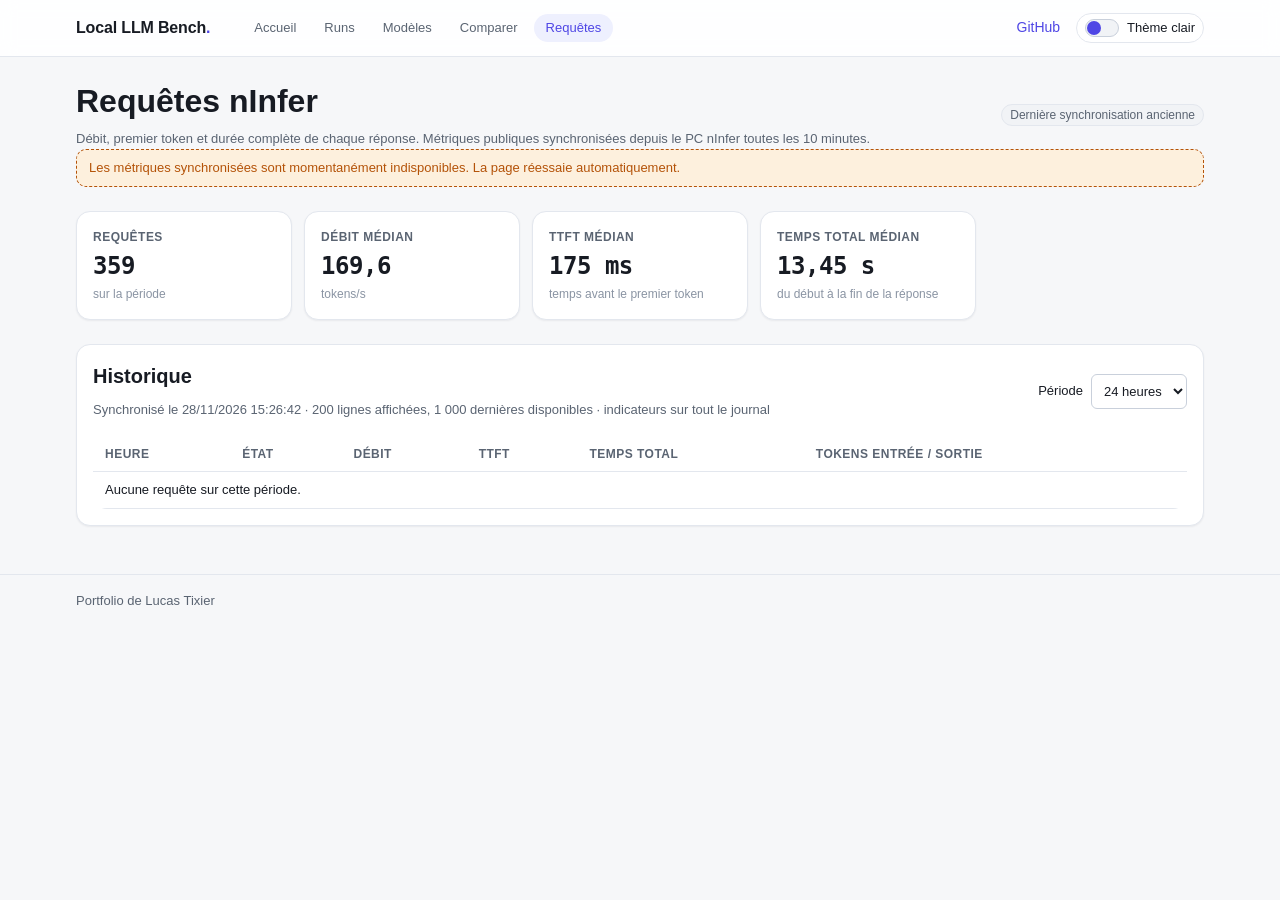
<file: ui/requests.html>
<!DOCTYPE html>
<html lang="fr" data-theme="light">
<head>
<meta charset="UTF-8">
<meta name="viewport" content="width=device-width, initial-scale=1">
<title>Local LLM Bench — Requêtes nInfer</title>
<meta name="description" content="Débit, TTFT et temps total des requêtes nInfer locales.">
<link rel="stylesheet" href="style.css">
<script>(function(){try{var t=localStorage.getItem('llm-bench-theme')||(matchMedia('(prefers-color-scheme: dark)').matches?'dark':'light');document.documentElement.setAttribute('data-theme',t)}catch(e){}})();</script>
</head>
<body>
<header class="app-header"><div class="container">
  <span class="brand">Local LLM Bench<span class="brand-dot">.</span></span>
  <nav class="app-nav" aria-label="Navigation principale">
    <a href="dashboard.html">Accueil</a><a href="./">Runs</a><a href="models.html">Modèles</a><a href="compare.html">Comparer</a><a href="requests.html" aria-current="page">Requêtes</a>
  </nav>
  <span class="spacer"></span>
  <a href="https://github.com/HalloPreach/local-llm-bench" target="_blank" rel="noopener" aria-label="Dépôt GitHub" title="Dépôt GitHub">GitHub</a>
  <button class="theme-toggle" id="themeToggle" type="button" aria-pressed="false" aria-label="Basculer le thème sombre"><span class="track"><span class="thumb"></span></span><span id="themeLabel">Thème clair</span></button>
</div></header>

<main class="container view requests-view">
  <div class="requests-heading"><div><h1>Requêtes nInfer</h1><p class="demo-note">Débit, premier token et durée complète de chaque réponse. Métriques publiques synchronisées depuis le PC nInfer toutes les 10 minutes.</p></div><span id="connection" class="badge badge--neutral" role="status">Chargement…</span></div>
  <div id="bridgeHelp" class="sample-banner" hidden>Les métriques synchronisées sont momentanément indisponibles. La page réessaie automatiquement.</div>
  <section class="stat-grid requests-stats" aria-label="Indicateurs des requêtes">
    <div class="stat-card"><div class="stat-label">Requêtes</div><div class="stat-value" id="count">—</div><div class="stat-sub">sur la période</div></div>
    <div class="stat-card"><div class="stat-label">Débit médian</div><div class="stat-value" id="speed">—</div><div class="stat-sub">tokens/s</div></div>
    <div class="stat-card"><div class="stat-label">TTFT médian</div><div class="stat-value" id="ttft">—</div><div class="stat-sub">temps avant le premier token</div></div>
    <div class="stat-card"><div class="stat-label">Temps total médian</div><div class="stat-value" id="total">—</div><div class="stat-sub">du début à la fin de la réponse</div></div>
  </section>
  <section class="card card-pad requests-section" aria-label="Historique des requêtes">
    <div class="requests-toolbar"><div><h2>Historique</h2><p id="updated" class="demo-note">Recherche des dernières métriques…</p></div><label for="period">Période <select id="period"><option value="3600000">1 heure</option><option value="86400000" selected>24 heures</option><option value="604800000">7 jours</option><option value="all">Tout</option></select></label></div>
    <div class="table-wrap"><table class="cls-table"><thead><tr><th>Heure</th><th>État</th><th>Débit</th><th>TTFT</th><th>Temps total</th><th>Tokens entrée / sortie</th></tr></thead><tbody id="requestRows"><tr><td colspan="6">Chargement…</td></tr></tbody></table></div>
  </section>
</main>
<footer class="app-footer">
  <div class="container"><a href="https://portfolio.elsay.dev/">Portfolio de Lucas Tixier</a></div>
</footer>
<script src="app.js"></script>
<script src="requests.js"></script>
</body>
</html>
</file>
<file: ui/style.css>
/* ============================================================
   LOCAL LLM BENCH — DESIGN SYSTEM
   Fichier de référence pour l'UI (Astro + Tailwind).
   1) Les tokens ci-dessous (CSS custom properties) sont la
      source de vérité : les mapper 1:1 dans tailwind.config
      (colors/spacing/borderRadius/boxShadow/fontFamily).
   2) Les composants sont des classes .cls-* réutilisables.
   3) Les maquettes de vues sont statiques : aucune donnée
      n'est réelle — voir bandeau "exemples".
   Thèmes : light par défaut, dark via [data-theme="dark"].
   ============================================================ */

/* ---------- 1. DESIGN TOKENS ---------- */
:root{
  /* Couleurs — fond / surfaces */
  --c-bg:            #F6F7F9;
  --c-surface:       #FFFFFF;
  --c-surface-2:    #F1F3F6;
  --c-border:       #E3E7EE;
  --c-border-strong:#C9D0DB;

  /* Couleurs — texte */
  --c-text:         #171B23;
  --c-text-muted:   #5A6472;
  --c-text-faint:   #8A94A3;

  /* Accent (identité projet) */
  --c-accent:        #4F46E5;
  --c-accent-hover:  #4338CA;
  --c-accent-soft:   #EEF0FE;
  --c-accent-contrast:#FFFFFF;

  /* Sémantique (statuts schema.json: success / partial / error) */
  --c-ok:    #1A7F4B;  --c-ok-soft:    #E4F5EC;
  --c-warn:  #B45309;  --c-warn-soft:  #FDF0DD;
  --c-err:   #BE3144;  --c-err-soft:   #FBE4E7;

  /* Palette graphique (max 5 séries — 1 couleur par run comparé) */
  --ch-1:#4F46E5; --ch-2:#0D9488; --ch-3:#D97706; --ch-4:#DB2777; --ch-5:#64748B;

  /* Espacement (base 4px) */
  --sp-1:4px; --sp-2:8px; --sp-3:12px; --sp-4:16px; --sp-5:24px; --sp-6:32px; --sp-7:48px;

  /* Radius */
  --r-sm:6px; --r-md:10px; --r-lg:14px; --r-xl:20px; --r-pill:999px;

  /* Ombres (douces, portfolio) */
  --shadow-sm:0 1px 2px rgba(16,24,40,.06);
  --shadow-md:0 4px 12px rgba(16,24,40,.08);
  --shadow-lg:0 12px 32px rgba(16,24,40,.14);

  /* Typo */
  --font-sans:"Inter",-apple-system,"Segoe UI",Roboto,Ubuntu,sans-serif;
  --font-mono:"Cascadia Code",ui-monospace,SFMono-Regular,Menlo,Consolas,monospace;
  --text-xs:12px; --text-sm:13px; --text-base:14px; --text-lg:16px;
  --text-xl:20px; --text-2xl:24px; --text-3xl:32px;
  --leading-tight:1.25; --leading-base:1.55;

  /* Focus (accessibilité) */
  --focus-ring:0 0 0 3px color-mix(in srgb, var(--c-accent) 35%, transparent);

  /* Breakpoints (docs — Tailwind gère côté utilitaires) :
     sm 640 · md 768 · lg 1024 · xl 1280
     Mobile-first : < 768 = layout 1 colonne + tableaux en cartes. */
}
[data-theme="dark"]{
  --c-bg:            #0B0E14;
  --c-surface:       #12161F;
  --c-surface-2:    #1A202C;
  --c-border:       #262D3B;
  --c-border-strong:#3A4356;
  --c-text:          #E8ECF3;
  --c-text-muted:    #9AA5B5;
  --c-text-faint:    #67707F;
  --c-accent:        #818CF8;
  --c-accent-hover:  #A5B4FC;
  --c-accent-soft:   #232750;
  --c-accent-contrast:#0B0E14;
  --c-ok:    #4ADE80;  --c-ok-soft:    #14351F;
  --c-warn:  #FBBF24;  --c-warn-soft:  #3A2E10;
  --c-err:   #F87171;  --c-err-soft:   #3B1519;
  --ch-1:#818CF8; --ch-2:#2DD4BF; --ch-3:#FBBF24; --ch-4:#F472B6; --ch-5:#94A3B8;
  --shadow-sm:0 1px 2px rgba(0,0,0,.4);
  --shadow-md:0 4px 12px rgba(0,0,0,.45);
  --shadow-lg:0 12px 32px rgba(0,0,0,.55);
}
html[data-theme="light"]{color-scheme:light}
html[data-theme="dark"]{color-scheme:dark}

/* ---------- 2. BASE ---------- */
*,*::before,*::after{box-sizing:border-box}
html{-webkit-text-size-adjust:100%}
body{
  margin:0; background:var(--c-bg); color:var(--c-text);
  font:400 var(--text-base)/var(--leading-base) var(--font-sans);
  font-variant-numeric:tabular-nums;
}
h1,h2,h3,h4,p,dl,dd,figure{margin:0}
a{color:var(--c-accent); text-decoration:none}
a:hover{text-decoration:underline}
img,svg{display:block; max-width:100%}
button,input,select{font:inherit; color:inherit}
:focus-visible{outline:none; box-shadow:var(--focus-ring); border-radius:var(--r-sm)}
.sr-only{position:absolute;width:1px;height:1px;padding:0;margin:-1px;overflow:hidden;clip:rect(0,0,0,0);white-space:nowrap;border:0}
.container{max-width:1160px; margin-inline:auto; padding-inline:var(--sp-4)}
.mono{font-family:var(--font-mono)}
.num{font-variant-numeric:tabular-nums}
.section{padding-block:var(--sp-7)}
.section > h2{font-size:var(--text-2xl); line-height:var(--leading-tight); margin-bottom:var(--sp-2)}
.section > .lede{color:var(--c-text-muted); max-width:60ch; margin-bottom:var(--sp-5)}
.h-group{font-size:var(--text-lg); font-weight:600; margin:var(--sp-5) 0 var(--sp-3)}
.demo{display:grid; gap:var(--sp-3)}
.demo-note{font-size:var(--text-sm); color:var(--c-text-muted); margin-top:var(--sp-2)}
/* Bandeau "données d'exemple" (règle projet : jamais de fake présenté comme réel) */
.sample-banner{
  display:flex; gap:var(--sp-2); align-items:center;
  padding:var(--sp-2) var(--sp-3); border:1px dashed var(--c-warn);
  background:var(--c-warn-soft); color:var(--c-warn);
  border-radius:var(--r-md); font-size:var(--text-sm); font-weight:500;
  margin-bottom:var(--sp-4);
}
.sample-banner svg{flex:none}

/* ---------- 3. PAGE SQUELETTE (nav + header app) ---------- */
.app-header{
  position:sticky; top:0; z-index:50;
  background:color-mix(in srgb, var(--c-surface) 88%, transparent);
  backdrop-filter:blur(8px);
  border-bottom:1px solid var(--c-border);
}
.app-header .container{display:flex; align-items:center; gap:var(--sp-4); height:56px}
.brand{font-weight:700; font-size:var(--text-lg); letter-spacing:-.01em}
.brand .brand-dot{color:var(--c-accent)}
.app-nav{display:flex; gap:var(--sp-1); margin-left:var(--sp-4)}
.app-nav a{
  padding:var(--sp-1) var(--sp-3); border-radius:var(--r-pill);
  color:var(--c-text-muted); font-size:var(--text-sm); font-weight:500;
}
.app-nav a:hover{background:var(--c-surface-2); text-decoration:none}
.app-nav a[aria-current="page"]{background:var(--c-accent-soft); color:var(--c-accent)}
.requests-view{padding-top:var(--sp-5);padding-bottom:var(--sp-7)}
.requests-heading,.requests-toolbar{display:flex;align-items:center;justify-content:space-between;gap:var(--sp-4);flex-wrap:wrap}
.requests-heading h1{font-size:var(--text-3xl);line-height:var(--leading-tight)}
.requests-heading .badge{white-space:nowrap}
.requests-stats{grid-template-columns:repeat(auto-fit,minmax(190px,1fr));margin:var(--sp-5) 0}
.requests-section h2{font-size:var(--text-xl)}
.requests-toolbar{margin-bottom:var(--sp-4)}
.requests-toolbar label{display:flex;align-items:center;gap:var(--sp-2);font-size:var(--text-sm)}
.requests-toolbar select{padding:var(--sp-2);background:var(--c-surface);border:1px solid var(--c-border-strong);border-radius:var(--r-sm)}
.requests-section td{white-space:nowrap}
.app-header .spacer{flex:1}
@media (max-width:639px){
  /* Mobile : pas de markup .mobile-nav — on garde .app-nav (elle s'enroule sur
     plusieurs lignes) au lieu de la cacher. Le brand cède la place, la bascule
     de thème reste pleinement fonctionnelle sur la 2e ligne. */
  .brand{display:none}
  .app-nav{display:flex; flex-wrap:wrap; flex-basis:100%; margin-left:0}
  .app-header .container{flex-wrap:wrap}
}

/* Sélecteur de thème (switch accessible) */
.theme-toggle{
  display:inline-flex; align-items:center; gap:var(--sp-2);
  border:1px solid var(--c-border); background:var(--c-surface);
  border-radius:var(--r-pill); padding:var(--sp-1) var(--sp-2);
  cursor:pointer; font-size:var(--text-sm); font-weight:500;
}
.theme-toggle .track{width:34px;height:18px;border-radius:999px;background:var(--c-surface-2);border:1px solid var(--c-border-strong);position:relative}
.theme-toggle .thumb{position:absolute;top:1px;left:1px;width:14px;height:14px;border-radius:50%;background:var(--c-accent);transition:left .15s}
.theme-toggle[aria-pressed="true"] .thumb{left:17px}

/* ---------- 4. COMPOSANTS ---------- */
/* 4.1 Card */
.card{
  background:var(--c-surface); border:1px solid var(--c-border);
  border-radius:var(--r-lg); box-shadow:var(--shadow-sm);
}
.card-pad{padding:var(--sp-4)}
.card-head{
  display:flex; align-items:center; justify-content:space-between; gap:var(--sp-3);
  padding:var(--sp-3) var(--sp-4); border-bottom:1px solid var(--c-border);
}
.card-head h3,.card-head h4{font-size:var(--text-base); font-weight:600}
.card-head .meta{font-size:var(--text-xs); color:var(--c-text-faint)}
.card-body{padding:var(--sp-4)}

/* 4.2 Stat card (une métrique) */
.stat-card{
  background:var(--c-surface); border:1px solid var(--c-border);
  border-radius:var(--r-lg); box-shadow:var(--shadow-sm);
  padding:var(--sp-4); min-width:0;
}
.stat-card .stat-label{
  font-size:var(--text-xs); font-weight:600; letter-spacing:.04em;
  text-transform:uppercase; color:var(--c-text-muted);
}
.stat-card .stat-value{
  font-family:var(--font-mono); font-size:var(--text-2xl); font-weight:600;
  letter-spacing:-.02em; margin-top:var(--sp-1); line-height:var(--leading-tight);
}
.stat-card .stat-unit{font-size:var(--text-sm); color:var(--c-text-faint); font-weight:500; margin-left:var(--sp-1)}
.stat-card .stat-sub{font-size:var(--text-xs); color:var(--c-text-faint); margin-top:var(--sp-1)}
.stat-grid{display:grid; gap:var(--sp-3); grid-template-columns:repeat(5,1fr)}
@media (max-width:1023px){.stat-grid{grid-template-columns:repeat(2,1fr)}}
@media (max-width:479px){.stat-grid{grid-template-columns:1fr}}

/* 4.3 Badges (statut, runtime, quant, modèle, hardware) */
.badge{
  display:inline-flex; align-items:center; gap:var(--sp-1);
  padding:2px var(--sp-2); border-radius:var(--r-pill);
  font-size:var(--text-xs); font-weight:500; line-height:1.4;
  border:1px solid transparent; white-space:nowrap;
}
.badge .dot{width:6px;height:6px;border-radius:50%;background:currentColor;flex:none}
.badge--neutral{background:var(--c-surface-2); color:var(--c-text-muted); border-color:var(--c-border)}
.badge--accent{background:var(--c-accent-soft); color:var(--c-accent)}
.badge--success{background:var(--c-ok-soft); color:var(--c-ok)}
.badge--partial{background:var(--c-warn-soft); color:var(--c-warn)}
.badge--error{background:var(--c-err-soft); color:var(--c-err)}
.badge--chip{
  background:var(--c-surface); border-color:var(--c-border);
  color:var(--c-text); cursor:pointer;
}
.badge--chip[aria-pressed="true"]{background:var(--c-accent-soft); border-color:var(--c-accent); color:var(--c-accent)}

/* 4.4 Tableau (dense, entête sticky, colonnes numériques) */
.table-wrap{overflow-x:auto; border-radius:var(--r-lg)}
table.cls-table{width:100%; border-collapse:collapse; background:var(--c-surface); font-size:var(--text-sm)}
.cls-table th,.cls-table td{padding:var(--sp-2) var(--sp-3); text-align:left; border-bottom:1px solid var(--c-border); white-space:nowrap}
.cls-table thead th{
  position:sticky; top:0; z-index:1; background:var(--c-surface);
  font-size:var(--text-xs); font-weight:600; text-transform:uppercase;
  letter-spacing:.04em; color:var(--c-text-muted);
}
.cls-table th[aria-sort]::after{content:" ⇅"; color:var(--c-text-faint); font-weight:400}
.cls-table th[aria-sort="ascending"]::after{content:" ↑"}
.cls-table th[aria-sort="descending"]::after{content:" ↓"}
.cls-table tbody tr:hover{background:var(--c-surface-2)}
.cls-table .num{text-align:right; font-family:var(--font-mono); font-size:var(--text-sm)}
.cls-table .sub{display:block; font-size:var(--text-xs); color:var(--c-text-faint)}
.cls-table .best{color:var(--c-accent); font-weight:600}
/* Ligne de groupe fournisseur (page Modèles) */
.cls-table .group-row td{background:var(--c-surface-2); font-weight:600; font-size:var(--text-xs); text-transform:uppercase; letter-spacing:.04em; color:var(--c-text-muted)}
.cls-table .group-row .sub{display:inline; margin-left:var(--sp-2); font-weight:400; text-transform:none; letter-spacing:0; color:var(--c-text-faint)}
.group-label{font-size:var(--text-sm); font-weight:600; margin:var(--sp-3) 0 var(--sp-1); color:var(--c-text-muted)}
@media (max-width:767px){
  /* Mobile : le tableau se transforme en pile de cartes (voir .run-cards) */
  .cls-table{display:none}
}
/* Version mobile du tableau : cartes */
.run-cards{display:none}
.run-cards .run-card{
  background:var(--c-surface); border:1px solid var(--c-border);
  border-radius:var(--r-lg); padding:var(--sp-3); margin-bottom:var(--sp-2);
  box-shadow:var(--shadow-sm);
}
.run-cards .run-title{font-weight:600}
.run-cards .kv{display:flex; justify-content:space-between; gap:var(--sp-2); font-size:var(--text-sm); padding-block:2px}
.run-cards .kv dt{color:var(--c-text-muted)}
.run-cards .kv dd{margin:0; font-family:var(--font-mono); font-weight:500}
@media (max-width:767px){.run-cards{display:block}}

/* 4.5 Filtres (barre) */
.filter-bar{
  display:flex; flex-wrap:wrap; gap:var(--sp-2); align-items:center;
  background:var(--c-surface); border:1px solid var(--c-border);
  border-radius:var(--r-lg); box-shadow:var(--shadow-sm); padding:var(--sp-3);
}
.filter-bar .search{flex:1 1 200px; display:flex}
.cls-field{
  display:flex; align-items:center; gap:var(--sp-2);
  background:var(--c-surface); border:1px solid var(--c-border-strong);
  border-radius:var(--r-md); padding:0 var(--sp-2); height:36px; min-width:0;
}
.cls-field:focus-within{box-shadow:var(--focus-ring); border-color:var(--c-accent)}
.cls-field svg{color:var(--c-text-faint); flex:none}
.cls-field input,.cls-field select{
  border:0; background:none; padding:0; height:100%; min-width:0; width:100%;
  color:var(--c-text); font-size:var(--text-sm);
}
.cls-field select{width:auto; min-width:130px; cursor:pointer}
.cls-field input:focus,.cls-field select:focus{outline:none}
.cls-field label{font-size:var(--text-xs); font-weight:600; color:var(--c-text-muted); text-transform:uppercase; letter-spacing:.04em; flex:none}
@media (max-width:767px){
  .filter-bar{flex-direction:column; align-items:stretch}
  .cls-field select{flex:1}
}
.chip-row{display:flex; flex-wrap:wrap; gap:var(--sp-2)}

/* 4.6 Boutons */
.btn{
  display:inline-flex; align-items:center; justify-content:center; gap:var(--sp-2);
  height:36px; padding-inline:var(--sp-4); border-radius:var(--r-md);
  font-size:var(--text-sm); font-weight:600; cursor:pointer;
  border:1px solid transparent; transition:background .12s, border-color .12s;
  text-decoration:none;
}
.btn:hover{text-decoration:none}
.btn--primary{background:var(--c-accent); color:var(--c-accent-contrast)}
.btn--primary:hover{background:var(--c-accent-hover)}
.btn--ghost{background:var(--c-surface); border-color:var(--c-border-strong); color:var(--c-text)}
.btn--ghost:hover{background:var(--c-surface-2)}
.btn--danger{background:var(--c-surface); border-color:var(--c-err); color:var(--c-err)}
.btn--danger:hover{background:var(--c-err-soft)}
.btn--sm{height:28px; padding-inline:var(--sp-2); font-size:var(--text-xs); border-radius:var(--r-sm)}
.btn:disabled{opacity:.5; cursor:not-allowed}

/* 4.7 Code / sortie brute / commande */
.code-block{
  background:var(--c-surface-2); border:1px solid var(--c-border);
  border-radius:var(--r-md); padding:var(--sp-3);
  font-family:var(--font-mono); font-size:var(--text-sm); line-height:1.6;
  overflow-x:auto; white-space:pre;
}
.code-block .cmd{color:var(--c-accent); font-weight:600}
.kbd{
  display:inline-block; padding:1px var(--sp-2); border-radius:var(--r-sm);
  border:1px solid var(--c-border-strong); border-bottom-width:2px;
  background:var(--c-surface-2); font-family:var(--font-mono);
  font-size:var(--text-xs); color:var(--c-text-muted);
}

/* 4.8 États : vide / chargement / erreur */
.empty-state{
  display:flex; flex-direction:column; align-items:center; text-align:center;
  gap:var(--sp-2); padding:var(--sp-7) var(--sp-4);
  color:var(--c-text-muted);
}
.empty-state .empty-icon{
  width:48px;height:48px;border-radius:var(--r-pill);
  display:grid;place-items:center;
  background:var(--c-surface-2); border:1px solid var(--c-border);
  color:var(--c-text-faint);
}
.empty-state h3{font-size:var(--text-lg); font-weight:600; color:var(--c-text)}
.empty-state p{max-width:40ch; font-size:var(--text-sm)}
.skeleton{
  border-radius:var(--r-md);
  background:linear-gradient(90deg, var(--c-surface-2) 25%, var(--c-border) 50%, var(--c-surface-2) 75%);
  background-size:200% 100%; animation:shimmer 1.4s infinite;
}
@keyframes shimmer{to{background-position:-200% 0}}
.skeleton-row{display:flex; gap:var(--sp-2); padding:var(--sp-3) 0}
.skeleton-row .skeleton{height:14px}
.alert{
  display:flex; gap:var(--sp-2); align-items:flex-start;
  border:1px solid var(--c-err); background:var(--c-err-soft); color:var(--c-err);
  border-radius:var(--r-md); padding:var(--sp-3); font-size:var(--text-sm);
}
.alert svg{flex:none}
.alert[hidden]{display:none}

/* 4.9 Graphiques (SVG natif, sans lib) */
.chart{background:var(--c-surface); border:1px solid var(--c-border); border-radius:var(--r-lg); box-shadow:var(--shadow-sm); padding:var(--sp-4)}
.chart h4{font-size:var(--text-sm); font-weight:600; margin-bottom:var(--sp-1)}
.chart .chart-sub{font-size:var(--text-xs); color:var(--c-text-faint); margin-bottom:var(--sp-3)}
.chart svg{width:100%; height:auto}
.chart .grid-line{stroke:var(--c-border); stroke-width:1}
.chart .axis-label{fill:var(--c-text-faint); font-size:11px; font-family:var(--font-sans)}
.chart .bar-label{fill:var(--c-text-muted); font-size:11px; font-family:var(--font-mono)}
.chart .legend{display:flex; flex-wrap:wrap; gap:var(--sp-3); margin-top:var(--sp-3)}
.chart .legend span{display:inline-flex; align-items:center; gap:var(--sp-1); font-size:var(--text-xs); color:var(--c-text-muted)}
.chart .legend i{width:10px;height:10px;border-radius:2px;display:inline-block}

/* 4.10 Sélecteurs de runs (vue comparaison) */
.select-list{display:grid; gap:var(--sp-2)}
.select-item{
  display:flex; align-items:center; gap:var(--sp-3);
  border:1px solid var(--c-border); background:var(--c-surface);
  border-radius:var(--r-md); padding:var(--sp-2) var(--sp-3); cursor:pointer;
  font-size:var(--text-sm);
}
.select-item:hover{border-color:var(--c-border-strong)}
.select-item input{accent-color:var(--c-accent); width:16px; height:16px}
.select-item .sel-sub{margin-left:auto; color:var(--c-text-faint); font-size:var(--text-xs); font-family:var(--font-mono)}

/* 4.11 Pagination */
.pager{display:flex; align-items:center; gap:var(--sp-2); justify-content:flex-end; padding:var(--sp-3) var(--sp-4); border-top:1px solid var(--c-border); font-size:var(--text-sm); color:var(--c-text-muted)}
.pager .page-btn{
  min-width:28px; height:28px; display:inline-grid; place-items:center;
  border:1px solid var(--c-border); border-radius:var(--r-sm);
  background:var(--c-surface); font-size:var(--text-sm); cursor:pointer; padding-inline:var(--sp-1);
}
.pager .page-btn[aria-current="true"]{background:var(--c-accent); color:var(--c-accent-contrast); border-color:var(--c-accent)}

/* 4.12 Cadre téléphone (maquette mobile) */
.phone{
  width:375px; max-width:100%; margin-inline:auto;
  border:10px solid var(--c-text); border-radius:44px;
  background:var(--c-bg); overflow:hidden; box-shadow:var(--shadow-lg);
}
.phone .phone-screen{height:640px; overflow-y:auto; scrollbar-width:none}
.phone .phone-screen::-webkit-scrollbar{display:none}
.phone-frame-wrap{display:grid; grid-template-columns:1fr auto; gap:var(--sp-5); align-items:start}
@media (max-width:767px){.phone-frame-wrap{grid-template-columns:1fr}}
.phone-caption{text-align:center; font-size:var(--text-xs); color:var(--c-text-faint); margin-top:var(--sp-2)}

/* 4.13 Vue détail : grille meta */
.meta-grid{display:grid; gap:var(--sp-3); grid-template-columns:repeat(4,1fr)}
.meta-grid .meta-item{background:var(--c-surface); border:1px solid var(--c-border); border-radius:var(--r-md); padding:var(--sp-3)}
.meta-item dt{font-size:var(--text-xs); color:var(--c-text-muted); font-weight:600; text-transform:uppercase; letter-spacing:.04em}
.meta-item dd{margin:var(--sp-1) 0 0; font-family:var(--font-mono); font-size:var(--text-sm); font-weight:500}
@media (max-width:767px){.meta-grid{grid-template-columns:repeat(2,1fr)}}

/* 4.14 Table de comparaison (colonnes = runs) */
table.cmp-table{width:100%; border-collapse:collapse; background:var(--c-surface); font-size:var(--text-sm)}
.cmp-table th,.cmp-table td{padding:var(--sp-2) var(--sp-3); border-bottom:1px solid var(--c-border); text-align:left}
.cmp-table thead th{background:var(--c-surface-2); font-size:var(--text-xs); text-transform:uppercase; letter-spacing:.04em; color:var(--c-text-muted)}
.cmp-table thead th .run-head{display:flex; align-items:center; gap:var(--sp-2); font-family:var(--font-sans); text-transform:none; letter-spacing:0; color:var(--c-text)}
.cmp-table thead th .run-head i{width:10px;height:10px;border-radius:2px;flex:none}
.cmp-table td.num,.cmp-table th.num{text-align:right; font-family:var(--font-mono)}
.cmp-table .delta{font-size:var(--text-xs); font-family:var(--font-mono)}
.cmp-table .delta.up{color:var(--c-ok)} .cmp-table .delta.down{color:var(--c-err)}
.cmp-table td.best{font-weight:700; color:var(--c-accent)}
.cmp-table td.best .sub{color:var(--c-text-faint)}
.cmp-table th .ref-mark{margin-left:var(--sp-2)}
/* liste de sélection (vue comparaison) : métriques en bout de ligne */
.select-item .sel-metrics{display:block; margin-left:auto; flex:none}
.cmp-wrap{overflow-x:auto; border:1px solid var(--c-border); border-radius:var(--r-lg); background:var(--c-surface); box-shadow:var(--shadow-sm)}
.cmp-wrap table{min-width:640px}

/* ---------- APP (ajouts au design system) ---------- */
.view{padding-block:var(--sp-5) var(--sp-7)}
.view > .card, .view > .chart{margin-top:var(--sp-4)}
.empty-state .empty-cta{margin-top:var(--sp-2)}
#genChart svg{width:100%; height:auto}
#genChart .bar{transition:opacity .12s}
#genChart .bar:hover{opacity:.8}
.delta{font-size:var(--text-xs); font-family:var(--font-mono)}
.delta.up{color:var(--c-ok)} .delta.down{color:var(--c-err)}
.btn-row{display:flex; gap:var(--sp-2); flex-wrap:wrap}
@media (max-width:639px){ .btn-row{flex-direction:column} .btn-row .btn{width:100%} }
/* Pied de page discret : lien retour vers le portfolio de l'auteur */
.app-footer{border-top:1px solid var(--c-border); padding-block:var(--sp-3); font-size:var(--text-sm); color:var(--c-text-muted)}
.app-footer a{display:inline-block; padding-block:var(--sp-1); color:var(--c-text-muted)}
.app-footer a:hover{color:var(--c-accent)}
</file>
